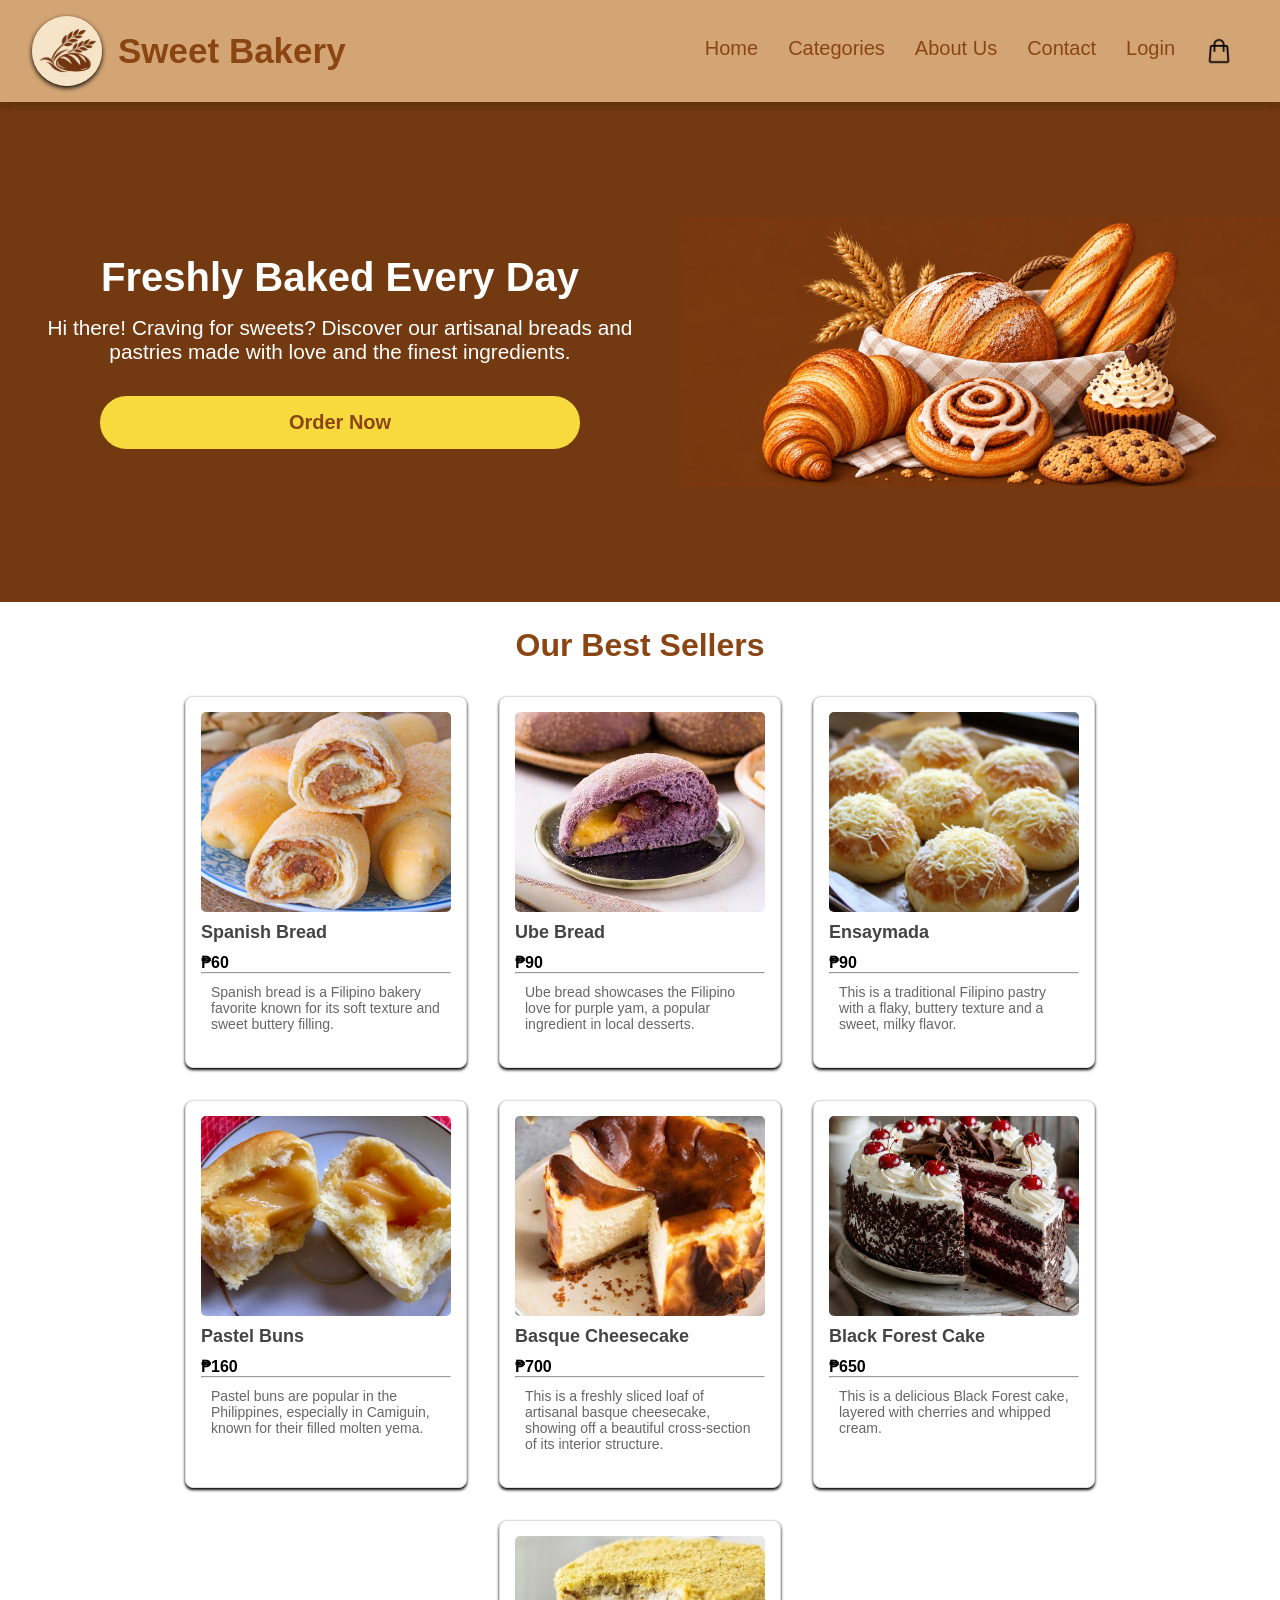
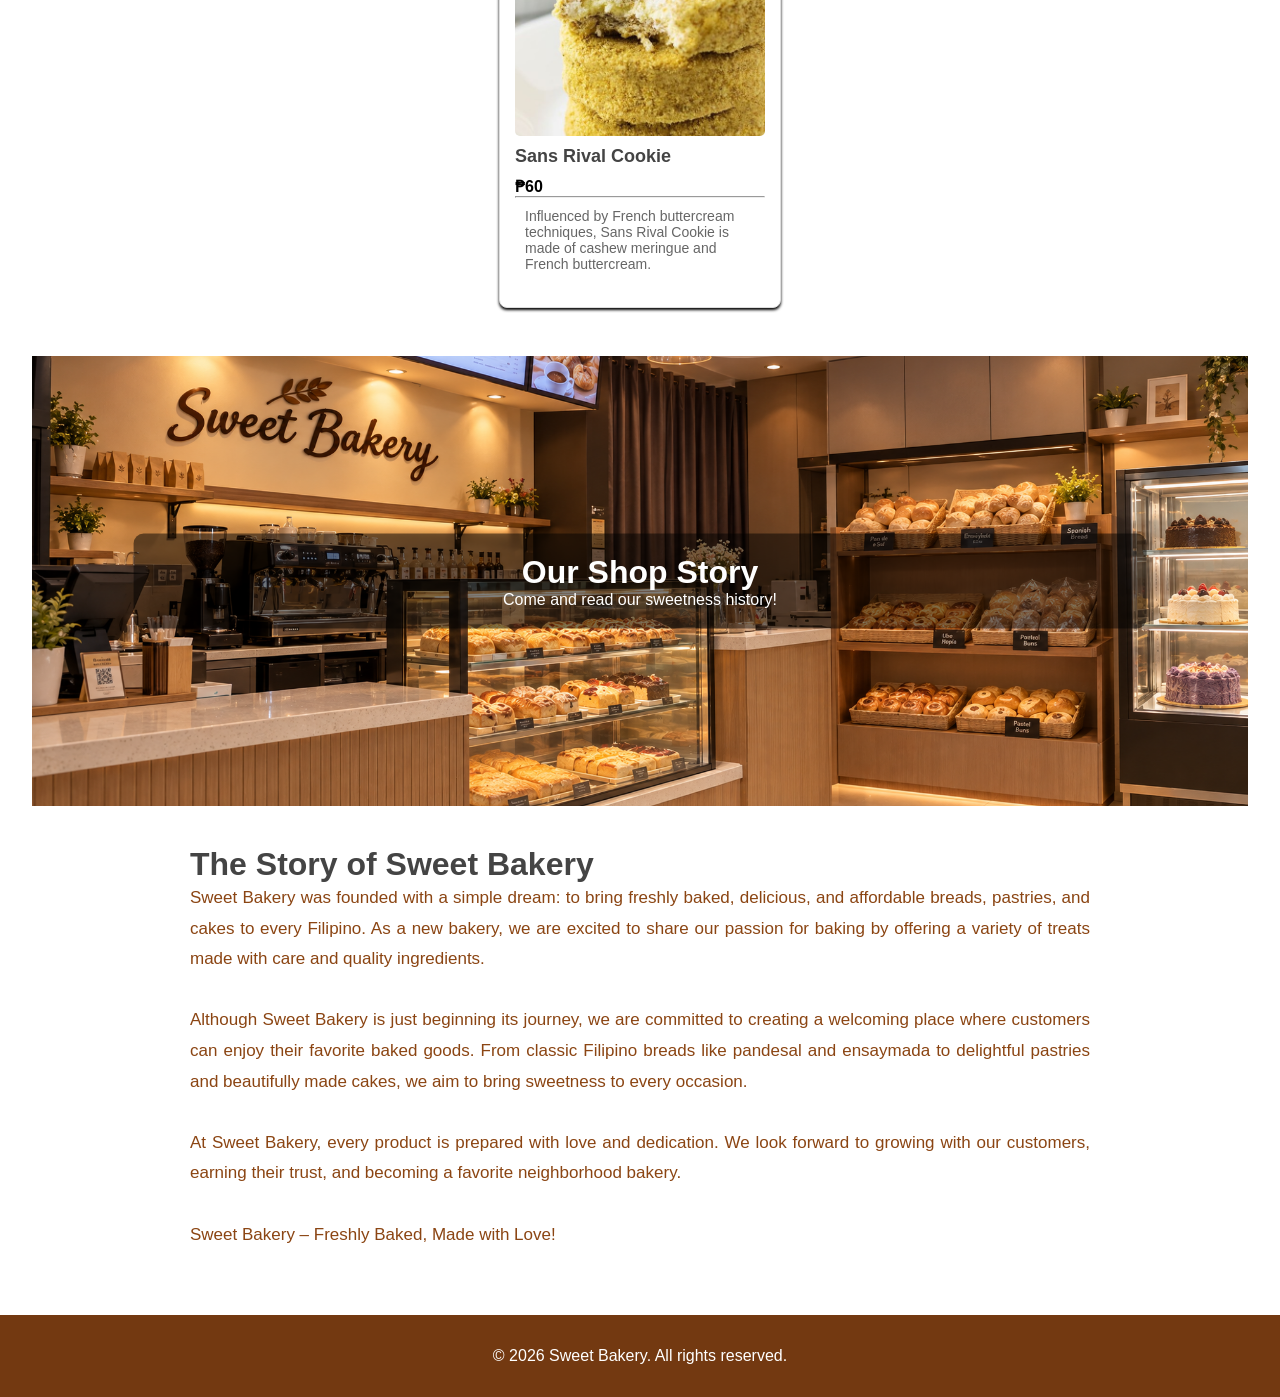
<file: Index.html>
<!DOCTYPE html>
<html>
<head>
    <meta charset="UTF-8">
    <meta name="viewport" content="width=device-width, initial-scale=1.0">
    <link rel="stylesheet" href="../assets/css/style.css">
    <title>Sweet Bakery</title>
    <link rel="stylesheet" href="../assets/css/login.css">
    <script src="../assets/js/main.js" defer></script>
</head>
<body>

    <header>
        <div class="header-container">
            <div class="logo-icon">
                <img src="../assets/images/logo4.png" alt="Sweet Bakery Logo">
            </div>
            <span>Sweet Bakery</span>
            <nav>
                <a href="../Homepage/index.html">Home</a>
                <a href="../Homepage/categories.html">Categories</a>
                <a href="../Homepage/aboutus.html">About Us</a>
                <a href="../Homepage/contact.html">Contact</a>
                <a href="#" id="loginLink">Login</a>
                <a href="../Homepage/cart.html" class="icon-cart" title="Cart">
                    <img src="../assets/images/icon-cart.png" alt="Cart">
                </a>
            </nav>
        </div>
    </header>

    <div class="home-container">
        <div class="home-content">
            <h1>Freshly Baked Every Day</h1>
            <h3>Hi there! Craving for sweets? Discover our artisanal breads and pastries made with love and the finest ingredients.</h3>
            <button onclick="window.location.href='../Homepage/categories.html'">Order Now</button>
        </div>
        <div class="bread-image">
            <img src="../assets/images/home-bread.jpg" alt="Fresh Bread">
        </div>
    </div>

    <main>   
        <center> <h2>Our Best Sellers</h2> </center>
        <section class="best-sellers" id="categories">

            <div class="product-card breadType">
                <img src="../assets/images/spanish-bread.jpg" alt="spanish bread">
                <h3>Spanish Bread</h3>
                <p class="price">₱60</p>
                <hr>
                <p class="info">Spanish bread is a Filipino bakery favorite known for its soft texture and sweet buttery filling.</p>
            </div>

            <div class="product-card breadType">
                <img src="../assets/images/ube-bread.jpg" alt="ube bread">
                <h3>Ube Bread</h3>
                <p class="price">₱90</p>
                <hr>
                <p class="info">Ube bread showcases the Filipino love for purple yam, a popular ingredient in local desserts.</p>
            </div>

            <div class="product-card pastryType">
                <img src="../assets/images/ensaymada.jpg" alt="Ensaymada">
                <h3>Ensaymada</h3>
                <p class="price">₱90</p>
                <hr>
                <p class="info">This is a traditional Filipino pastry with a flaky, buttery texture and a sweet, milky flavor.</p>
            </div>

            <div class="product-card pastryType">
                <img src="../assets/images/pastel-buns.JPG" alt="pastel buns">
                <h3>Pastel Buns</h3>
                <p class="price">₱160</p>
                <hr>
                <p class="info">Pastel buns are popular in the Philippines, especially in Camiguin, known for their filled molten yema.</p>
            </div>

            <div class="product-card cakeType">
                <img src="../assets/images/Basque Cheesecake.jpg" alt="Basque Cheesecake">
                <h3>Basque Cheesecake</h3>
                <p class="price">₱700</p>
                <hr>
                <p class="info">This is a freshly sliced loaf of artisanal basque cheesecake, showing off a beautiful cross-section of its interior structure.</p>
            </div>

            <div class="product-card cakeType">
                <img src="../assets/images/blackforest.jpg" alt="Black Forest Cake">
                <h3>Black Forest Cake</h3>
                <p class="price">₱650</p>
                <hr>
                <p class="info">This is a delicious Black Forest cake, layered with cherries and whipped cream.</p>
            </div>

            <div class="product-card pastryType">
                <img src="../assets/images/sans-rival.jpg" alt="sans rival">
                <h3>Sans Rival Cookie</h3>
                <p class="price">₱60</p>
                <hr>
                <p class="info">Influenced by French buttercream techniques, Sans Rival Cookie is made of cashew meringue and French buttercream.</p>
            </div>
        </section> 

        <div class="history">
            <img src="../assets/images/shop-image.png" alt="Sweet Bakery Shop"> 
            <div class="shop-text">
                <h2>Our Shop Story</h2>
                <p>Come and read our sweetness history!</p>
            </div>
        </div>



        <div class="history-text">
            <h2>The Story of Sweet Bakery</h2>
            <p>Sweet Bakery was founded with a simple dream: to bring freshly baked, delicious, and affordable breads, pastries, and cakes to every Filipino. As a new bakery, we are excited to share our passion for baking by offering a variety of treats made with care and quality ingredients.

                Although Sweet Bakery is just beginning its journey, we are committed to creating a welcoming place where customers can enjoy their favorite baked goods. From classic Filipino breads like pandesal and ensaymada to delightful pastries and beautifully made cakes, we aim to bring sweetness to every occasion.

                At Sweet Bakery, every product is prepared with love and dedication. We look forward to growing with our customers, earning their trust, and becoming a favorite neighborhood bakery.

                Sweet Bakery – Freshly Baked, Made with Love!</p>
        </div>
    </main>

    <footer>
        <p>&copy; 2026 Sweet Bakery. All rights reserved.</p>
    </footer>

    <div class="modal-overlay" id="loginModal">
        <div class="modal-box">
            <button class="modal-close" id="closeModal" aria-label="Close">&times;</button>
            <h2 id="modalTitle">Login</h2>
            <form id="loginForm" novalidate>
                <label for="email">Email</label>
                <input type="text" id="email" placeholder="Email">
                <small class="error" id="emailError"></small>

                <label for="password">Password</label>
                <input type="password" id="password" placeholder="Password">
                <small class="error" id="passwordError"></small>

                <div id="confirmGroup" class="hidden">
                    <label for="confirmPassword">Confirm Password</label>
                    <input type="password" id="confirmPassword" placeholder="Re-enter password">
                    <small class="error" id="confirmError"></small>
                </div>

                <button type="submit" class="login-btn" id="submitBtn">Log In</button>
                <p class="success" id="loginSuccess"></p>
                <p class="switch-text">
                    <span id="switchText">No account yet?</span>
                    <a href="#" id="switchMode">Sign Up</a>
                </p>
            </form>
        </div>
    </div>

</body>
</html>
</file>
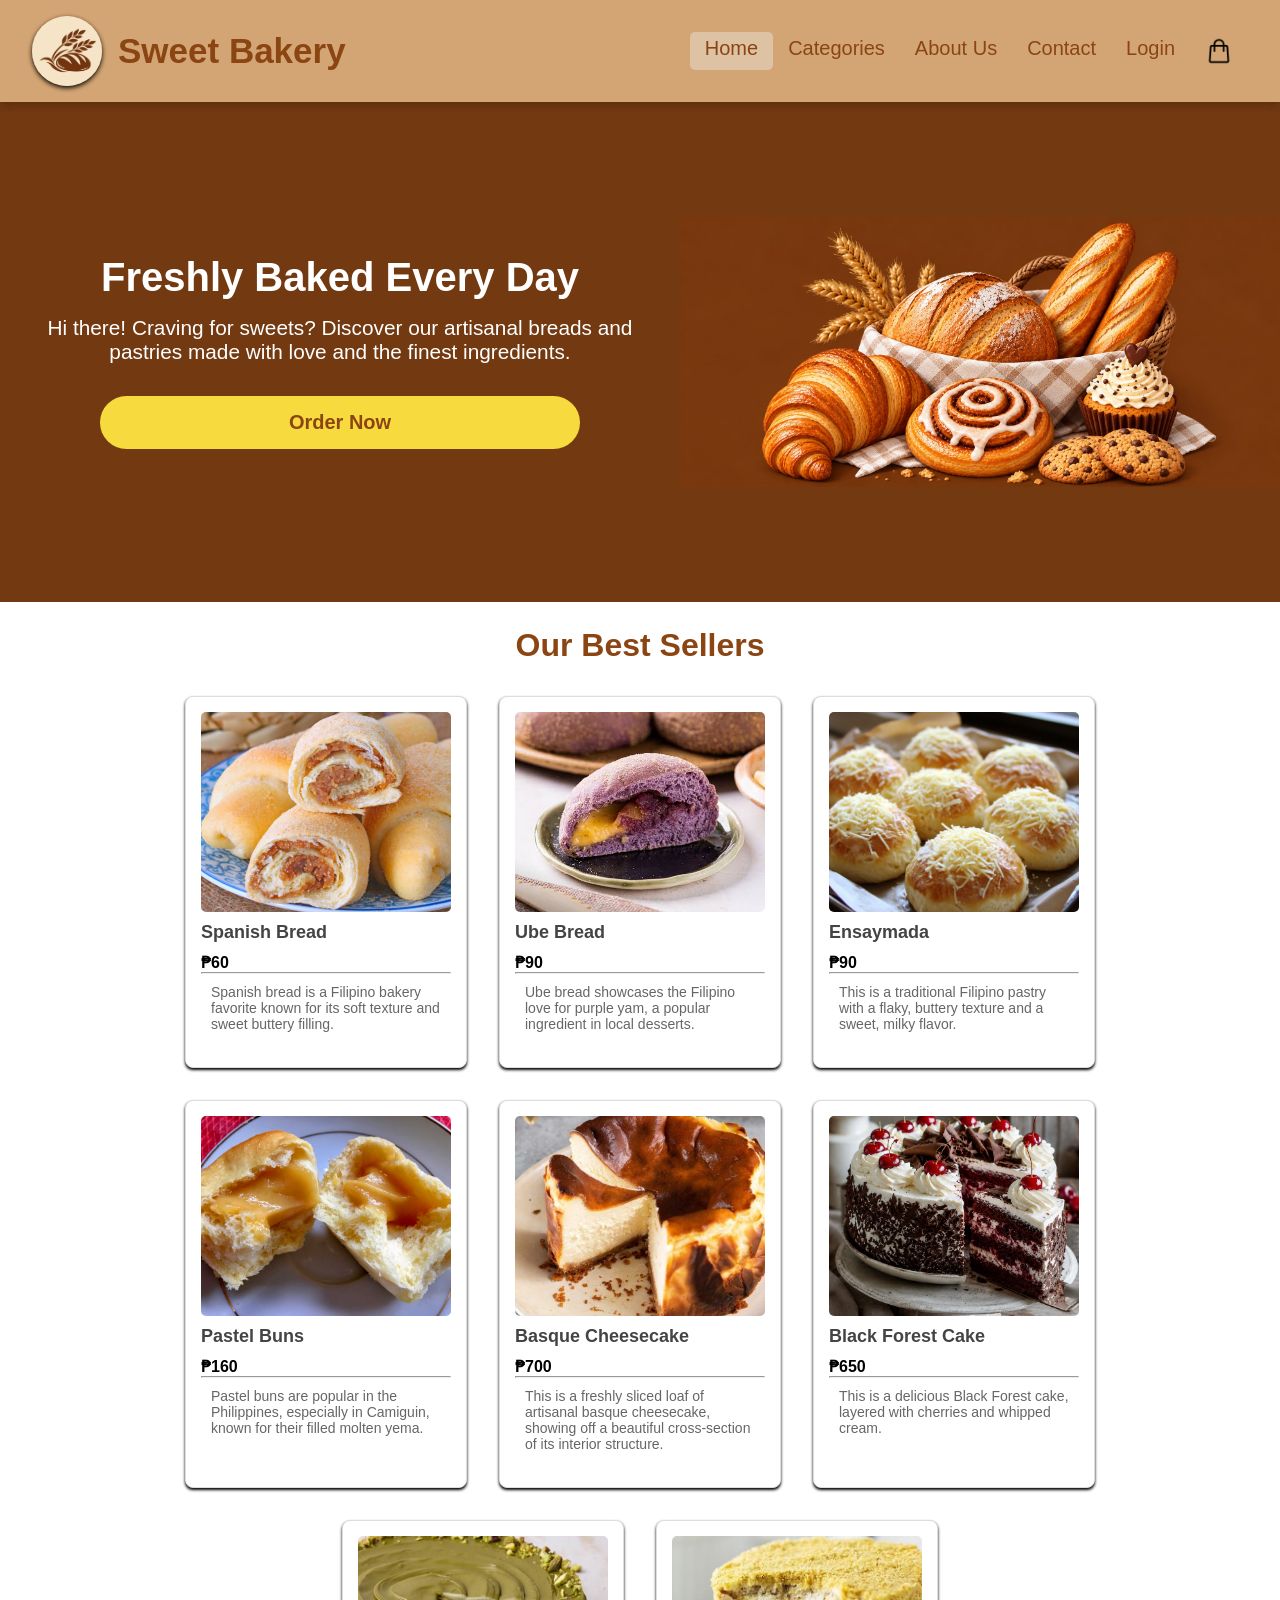
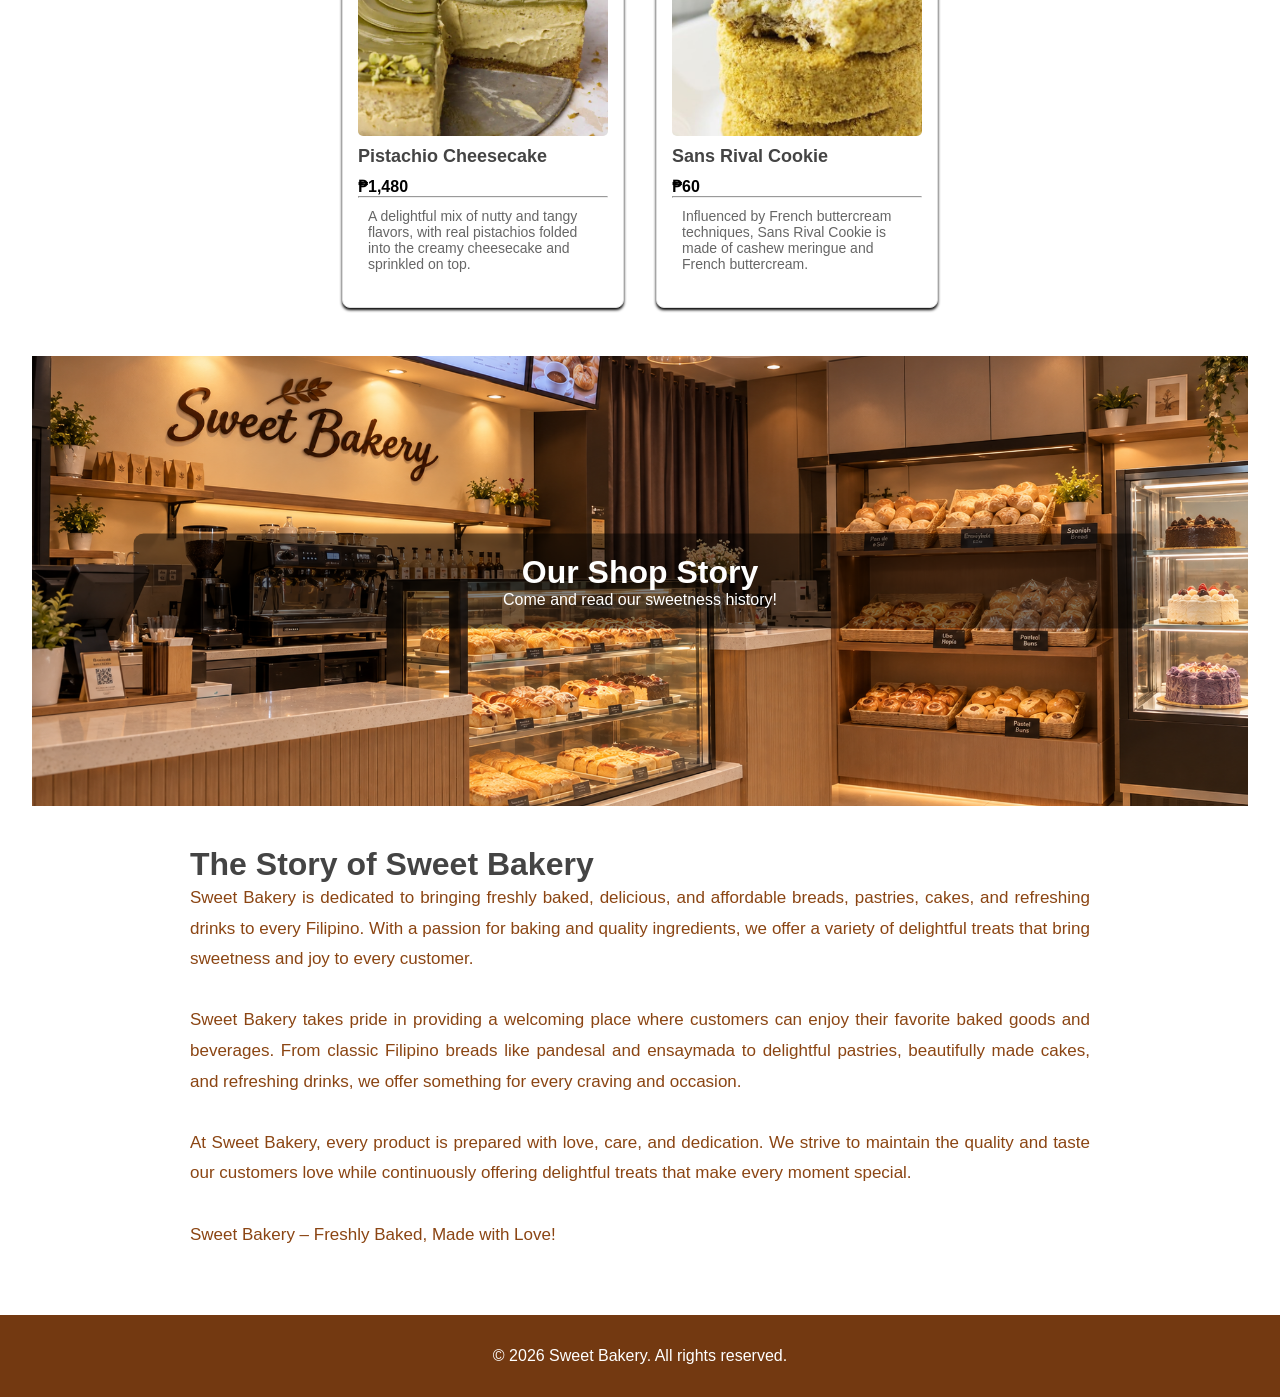
<file: index.html>
<!DOCTYPE html>
<html>
<head>
    <meta charset="UTF-8">
    <meta name="viewport" content="width=device-width, initial-scale=1.0">
    <link rel="stylesheet" href="assets/css/style.css">
    <title>Sweet Bakery</title>
    <link rel="stylesheet" href="assets/css/login.css">
    <script src="assets/js/login.js" defer></script>
    <script src="assets/js/main.js" defer></script>
</head>
<body>

    <header>
        <div class="header-container">
            <div class="logo-icon">
                <img src="assets/images/logo4.png" alt="Sweet Bakery Logo">
            </div>
            <span>Sweet Bakery</span>
            <nav>
                <a href="index.html" class="active">Home</a>
                <a href="categories.html">Categories</a>
                <a href="aboutus.html">About Us</a>
                <a href="contact.html">Contact</a>
                <a href="#" id="loginLink">Login</a>
                <a href="cart.html" class="icon-cart" title="Cart">
                    <img src="assets/images/icon-cart.png" alt="Cart">
                </a>
            </nav>
        </div>
    </header>

    <div class="home-container">
        <div class="home-content">
            <h1>Freshly Baked Every Day</h1>
            <h3>Hi there! Craving for sweets? Discover our artisanal breads and pastries made with love and the finest ingredients.</h3>
            <button onclick="window.location.href='categories.html'">Order Now</button>
        </div>
        <div class="bread-image">
            <img src="assets/images/home-bread.jpg" alt="Fresh Bread">
        </div>
    </div>

    <main>   
        <center> <h2>Our Best Sellers</h2> </center>
        <section class="best-sellers" id="categories">

            <div class="product-card breadType">
                <img src="assets/images/spanish-bread.jpg" alt="spanish bread">
                <h3>Spanish Bread</h3>
                <p class="price">₱60</p>
                <hr>
                <p class="info">Spanish bread is a Filipino bakery favorite known for its soft texture and sweet buttery filling.</p>
            </div>

            <div class="product-card breadType">
                <img src="assets/images/ube-bread.jpg" alt="ube bread">
                <h3>Ube Bread</h3>
                <p class="price">₱90</p>
                <hr>
                <p class="info">Ube bread showcases the Filipino love for purple yam, a popular ingredient in local desserts.</p>
            </div>

            <div class="product-card pastryType">
                <img src="assets/images/ensaymada.jpg" alt="Ensaymada">
                <h3>Ensaymada</h3>
                <p class="price">₱90</p>
                <hr>
                <p class="info">This is a traditional Filipino pastry with a flaky, buttery texture and a sweet, milky flavor.</p>
            </div>

            <div class="product-card pastryType">
                <img src="assets/images/pastel-buns.JPG" alt="pastel buns">
                <h3>Pastel Buns</h3>
                <p class="price">₱160</p>
                <hr>
                <p class="info">Pastel buns are popular in the Philippines, especially in Camiguin, known for their filled molten yema.</p>
            </div>

            <div class="product-card cakeType">
                <img src="assets/images/Basque Cheesecake.jpg" alt="Basque Cheesecake">
                <h3>Basque Cheesecake</h3>
                <p class="price">₱700</p>
                <hr>
                <p class="info">This is a freshly sliced loaf of artisanal basque cheesecake, showing off a beautiful cross-section of its interior structure.</p>
            </div>

            <div class="product-card cakeType">
                <img src="assets/images/blackforest.jpg" alt="Black Forest Cake">
                <h3>Black Forest Cake</h3>
                <p class="price">₱650</p>
                <hr>
                <p class="info">This is a delicious Black Forest cake, layered with cherries and whipped cream.</p>
            </div>

            <div class="product-card cakeType">
                <img src="assets/images/pistachio.jpg" alt="pistachio cheesecake">
                <h3>Pistachio Cheesecake</h3>
                <p class="price">₱1,480</p>
                <hr>
                <p class="info">A delightful mix of nutty and tangy flavors, with real pistachios folded into the creamy cheesecake and sprinkled on top.</p>
            </div>

            <div class="product-card pastryType">
                <img src="assets/images/sans-rival.jpg" alt="sans rival">
                <h3>Sans Rival Cookie</h3>
                <p class="price">₱60</p>
                <hr>
                <p class="info">Influenced by French buttercream techniques, Sans Rival Cookie is made of cashew meringue and French buttercream.</p>
            </div>
        </section> 

        <div class="history">
            <img src="assets/images/shop-image.png" alt="Sweet Bakery Shop"> 
            <div class="shop-text">
                <h2>Our Shop Story</h2>
                <p>Come and read our sweetness history!</p>
            </div>
        </div>



        <div class="history-text">
            <h2>The Story of Sweet Bakery</h2>
            <p>Sweet Bakery is dedicated to bringing freshly baked, delicious, and affordable breads, pastries, cakes, and refreshing drinks to every Filipino. With a passion for baking and quality ingredients, we offer a variety of delightful treats that bring sweetness and joy to every customer.

                Sweet Bakery takes pride in providing a welcoming place where customers can enjoy their favorite baked goods and beverages. From classic Filipino breads like pandesal and ensaymada to delightful pastries, beautifully made cakes, and refreshing drinks, we offer something for every craving and occasion.

                At Sweet Bakery, every product is prepared with love, care, and dedication. We strive to maintain the quality and taste our customers love while continuously offering delightful treats that make every moment special.

                Sweet Bakery – Freshly Baked, Made with Love!
            </p>
        </div>
    </main>

     <div class="modal-overlay" id="loginModal">
        <div class="modal-box">
            <button class="modal-close" id="closeModal" aria-label="Close">&times;</button>
            <h2 id="modalTitle">Login</h2>
            <form id="loginForm" novalidate>
                <label for="email">Email</label>
                <input type="text" id="email" placeholder="Email">
                <small class="error" id="emailError"></small>

                <label for="password">Password</label>
                <input type="password" id="password" placeholder="Password">
                <small class="error" id="passwordError"></small>

                <div id="confirmGroup" class="hidden">
                    <label for="confirmPassword">Confirm Password</label>
                    <input type="password" id="confirmPassword" placeholder="Re-enter password">
                    <small class="error" id="confirmError"></small>
                </div>

                <button type="submit" class="login-btn" id="submitBtn">Log In</button>
                <p class="success" id="loginSuccess"></p>
                <p class="switch-text">
                    <span id="switchText">No account yet?</span>
                    <a href="#" id="switchMode">Sign Up</a>
                </p>
            </form>
        </div>
    </div>
    
    <footer>
        <p>&copy; 2026 Sweet Bakery. All rights reserved.</p>
    </footer>
</body>
</html>
</file>
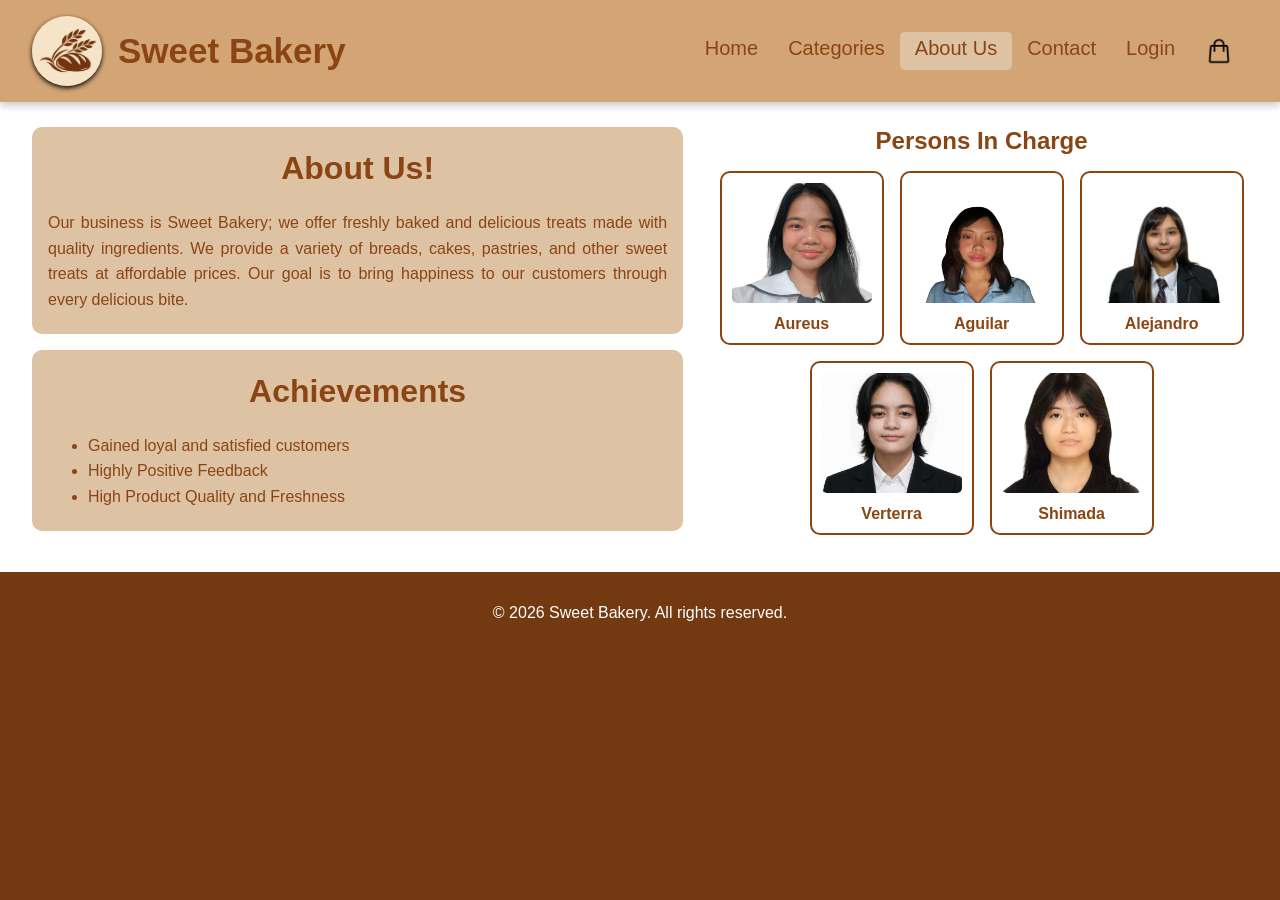
<file: aboutus.html>
<!DOCTYPE html>
<html lang="en">
<head>
    <meta charset="UTF-8">
    <meta name="viewport" content="width=device-width, initial-scale=1.0">
    <title>About Us - Sweet Bakery</title>

    <link rel="stylesheet" href="assets/css/aboutus.css">
    <link rel="stylesheet" href="assets/css/login.css">

    <script src="assets/js/login.js" defer></script>
</head>
<body> 

    <header>
        <div class="header-container">
            <div class="logo-icon">
                <img src="assets/images/logo4.png" alt="Sweet Bakery Logo">
            </div>
            <span>Sweet Bakery</span>
            <nav>
                <a href="index.html">Home</a>
                <a href="categories.html">Categories</a>
                <a href="aboutus.html" class="active" >About Us</a>
                <a href="contact.html">Contact</a>
                <a href="#" id="loginLink">Login</a>
                 <a href="cart.html" class="icon-cart" title="Cart">
                    <img src="assets/images/icon-cart.png" alt="Cart">
                </a>
            </nav>
        </div>
    </header>

    <main>
        <div class="about-container">

            <div class="aboutus-left">
                <div class="aboutus-text">
                    <h1>About Us!</h1>
                    <p>
                        Our business is Sweet Bakery; we offer freshly baked and delicious
                        treats made with quality ingredients. We provide a variety of breads,
                        cakes, pastries, and other sweet treats at affordable prices. Our goal
                        is to bring happiness to our customers through every delicious bite.
                    </p>
                </div>

                <div class="aboutus-text">
                    <h1>Achievements</h1>
                    <ul>
                        <li>Gained loyal and satisfied customers</li>
                        <li>Highly Positive Feedback</li>
                        <li>High Product Quality and Freshness</li>
                    </ul>
                </div>
            </div>

            <div class="aboutus-right">
                <h2>Persons In Charge</h2>

                <div class="grid-info">
                    <div class="staff-card">
                        <img src="assets/images/aureus.jpg" alt="Aureus">
                        <p>Aureus</p>
                    </div>
                    <div class="staff-card">
                        <img src="assets/images/april.jpg" alt="Aguilar">
                        <p>Aguilar</p>
                    </div>
                    <div class="staff-card">
                        <img src="assets/images/aj.jpg" alt="Alejandro">
                        <p>Alejandro</p>
                    </div>
                    <div class="staff-card">
                        <img src="assets/images/gab.jpg" alt="Verterra">
                        <p>Verterra</p>
                    </div>
                    <div class="staff-card">
                        <img src="assets/images/yuka.jpg" alt="Shimada">
                        <p>Shimada</p>
                    </div>
                </div>
            </div>

        </div>
    </main>

    <footer>
        <p>&copy; 2026 Sweet Bakery. All rights reserved.</p>
    </footer>

    <!-- Login popup (kailangan ito ng login.js) -->
    <div class="modal-overlay" id="loginModal">
        <div class="modal-box">
            <button class="modal-close" id="closeModal" aria-label="Close">&times;</button>
            <h2 id="modalTitle">Login</h2>
            <form id="loginForm" novalidate>
                <label for="email">Email</label>
                <input type="text" id="email" placeholder="Email">
                <small class="error" id="emailError"></small>

                <label for="password">Password</label>
                <input type="password" id="password" placeholder="Password">
                <small class="error" id="passwordError"></small>

                <div id="confirmGroup" class="hidden">
                    <label for="confirmPassword">Confirm Password</label>
                    <input type="password" id="confirmPassword" placeholder="Re-enter password">
                    <small class="error" id="confirmError"></small>
                </div>

                <button type="submit" class="login-btn" id="submitBtn">Log In</button>
                <p class="success" id="loginSuccess"></p>
                <p class="switch-text">
                    <span id="switchText">No account yet?</span>
                    <a href="#" id="switchMode">Sign Up</a>
                </p>
            </form>
        </div>
    </div>

</body>
</html>
</file>
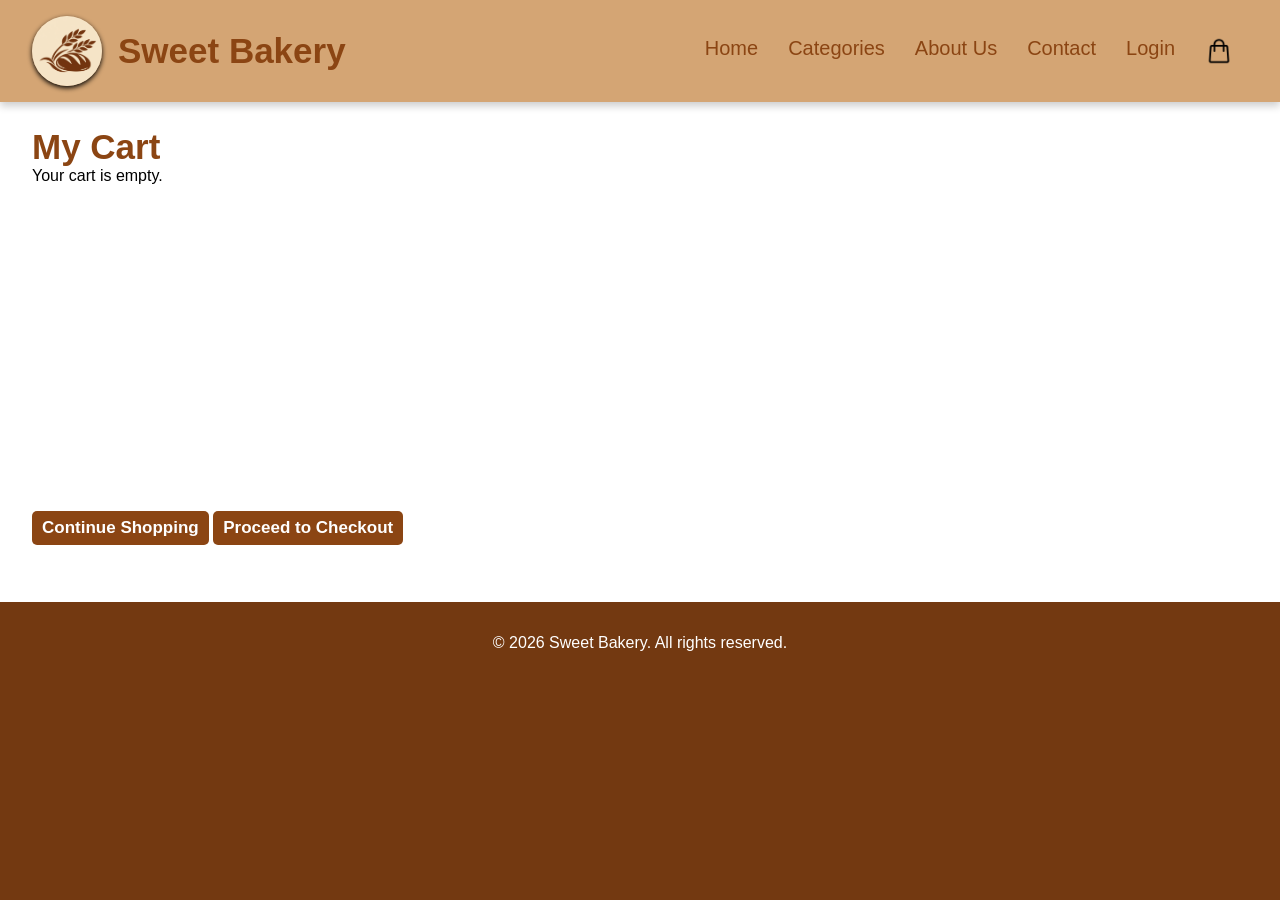
<file: cart.html>
<!DOCTYPE html>
<html>
<head>
    <meta charset="UTF-8">
    <meta name="viewport" content="width=device-width, initial-scale=1.0">
    <link rel="stylesheet" href="assets/css/cart.css">
    <link rel="stylesheet" href="assets/css/login.css">
    <title>Sweet Bakery</title>
    <script src="assets/js/cart.js" defer></script>
    <script src="assets/js/login.js" defer></script>
</head>
<body>

    <header>
        <div class="header-container">
            <div class="logo-icon">
                <img src="assets/images/logo4.png" alt="Sweet Bakery Logo">
            </div>
            <span>Sweet Bakery</span>
            <nav>
                <a href="index.html">Home</a>
                <a href="categories.html">Categories</a>
                <a href="aboutus.html">About Us</a>
                <a href="contact.html">Contact</a>
                <a href="#" id="loginLink">Login</a>
                <a href="cart.html" class="icon-cart" title="Cart">
                    <img src="assets/images/icon-cart.png" alt="Cart">
                </a>
            </nav>
        </div>
    </header>

    <main>
    <h2>My Cart</h2>
    <div id="cartItems"></div>
    <template id="cartHeaderTemplate">
        <div class="cart-row cart-header">
            <span>Product</span>
            <span>Price</span>
            <span class="cart-quantity-column">Quantity</span>
            <span class="cart-total-column">Total</span>
            <span></span>
        </div>
    </template>
    <template id="cartRowTemplate">
        <div class="cart-row">
            <span class="cart-product"></span>
            <span class="cart-price"></span>
            <span class="quantity-control cart-quantity-column">
                <button class="quantity-btn decrease-quantity" type="button">−</button>
                <span class="cart-quantity"></span>
                <button class="quantity-btn increase-quantity" type="button">+</button>
            </span>
            <span class="cart-subtotal cart-total-column"></span>
            <button class="remove-btn" type="button">Remove</button>
        </div>
    </template>
    <h3 id="cartTotal"></h3>
    <a href="categories.html" class="order-box">Continue Shopping</a>
    <button class="order-box" onclick="openCheckout()">Proceed to Checkout</button>
    </main>

    <footer>
        <p>&copy; 2026 Sweet Bakery. All rights reserved.</p>
    </footer>

    <div class="checkout-overlay" id="checkoutModal">
        <div class="checkout-box">
            <h2>Checkout</h2>

            <label for="discountType">Discount</label>
            <select id="discountType" onchange="updateCheckout()">
                <option value="0">None</option>
                <option value="0.20">Senior / PWD (20%)</option>
                <option value="0.10">Student (10%)</option>
            </select>

            <label for="paymentMethod">Payment Method</label>
            <select id="paymentMethod" onchange="changePayment()">
                <option value="Cash">Cash</option>
                <option value="GCash">GCash</option>
                <option value="Credit Card">Credit Card</option>
            </select>

            <div id="numberGroup" style="display: none;">
                <label for="paymentNumber" id="numberLabel">Mobile Number</label>
                <input type="text" id="paymentNumber" placeholder="09XXXXXXXXX" maxlength="11">
            </div>

            <div class="summary-line"><span>Subtotal:</span> <span id="sumSubtotal">₱0.00</span></div>
            <div class="summary-line"><span>Discount:</span> <span id="sumDiscount">-₱0.00</span></div>
            <div class="summary-line"><span>Tax (12%):</span> <span id="sumTax">₱0.00</span></div>
            <div class="summary-line total-line"><span>Total:</span> <span id="sumTotal">₱0.00</span></div>

            <label for="amountPaid">Amount Paid</label>
            <input type="number" id="amountPaid" min="0" step="0.01" oninput="updateCheckout()">

            <div class="summary-line"><span>Change:</span> <span id="sumChange">₱0.00</span></div>
            <p class="checkout-error" id="checkoutError"></p>

            <div class="checkout-buttons">
                <button type="button" class="order-box" onclick="closeCheckout()">Cancel</button>
                <button type="button" class="order-box" onclick="confirmPayment()">Pay Now</button>
            </div>
        </div>
    </div>

    <div class="modal-overlay" id="loginModal">
        <div class="modal-box">
            <button class="modal-close" id="closeModal" aria-label="Close">&times;</button>
            <h2 id="modalTitle">Login</h2>
            <form id="loginForm" novalidate>
                <label for="email">Email</label>
                <input type="text" id="email" placeholder="Email">
                <small class="error" id="emailError"></small>

                <label for="password">Password</label>
                <input type="password" id="password" placeholder="Password">
                <small class="error" id="passwordError"></small>

                <div id="confirmGroup" class="hidden">
                    <label for="confirmPassword">Confirm Password</label>
                    <input type="password" id="confirmPassword" placeholder="Re-enter password">
                    <small class="error" id="confirmError"></small>
                </div>

                <button type="submit" class="login-btn" id="submitBtn">Log In</button>
                <p class="success" id="loginSuccess"></p>
                <p class="switch-text">
                    <span id="switchText">No account yet?</span>
                    <a href="#" id="switchMode">Sign Up</a>
                </p>
            </form>
        </div>
    </div>

</body>
</html>
</file>
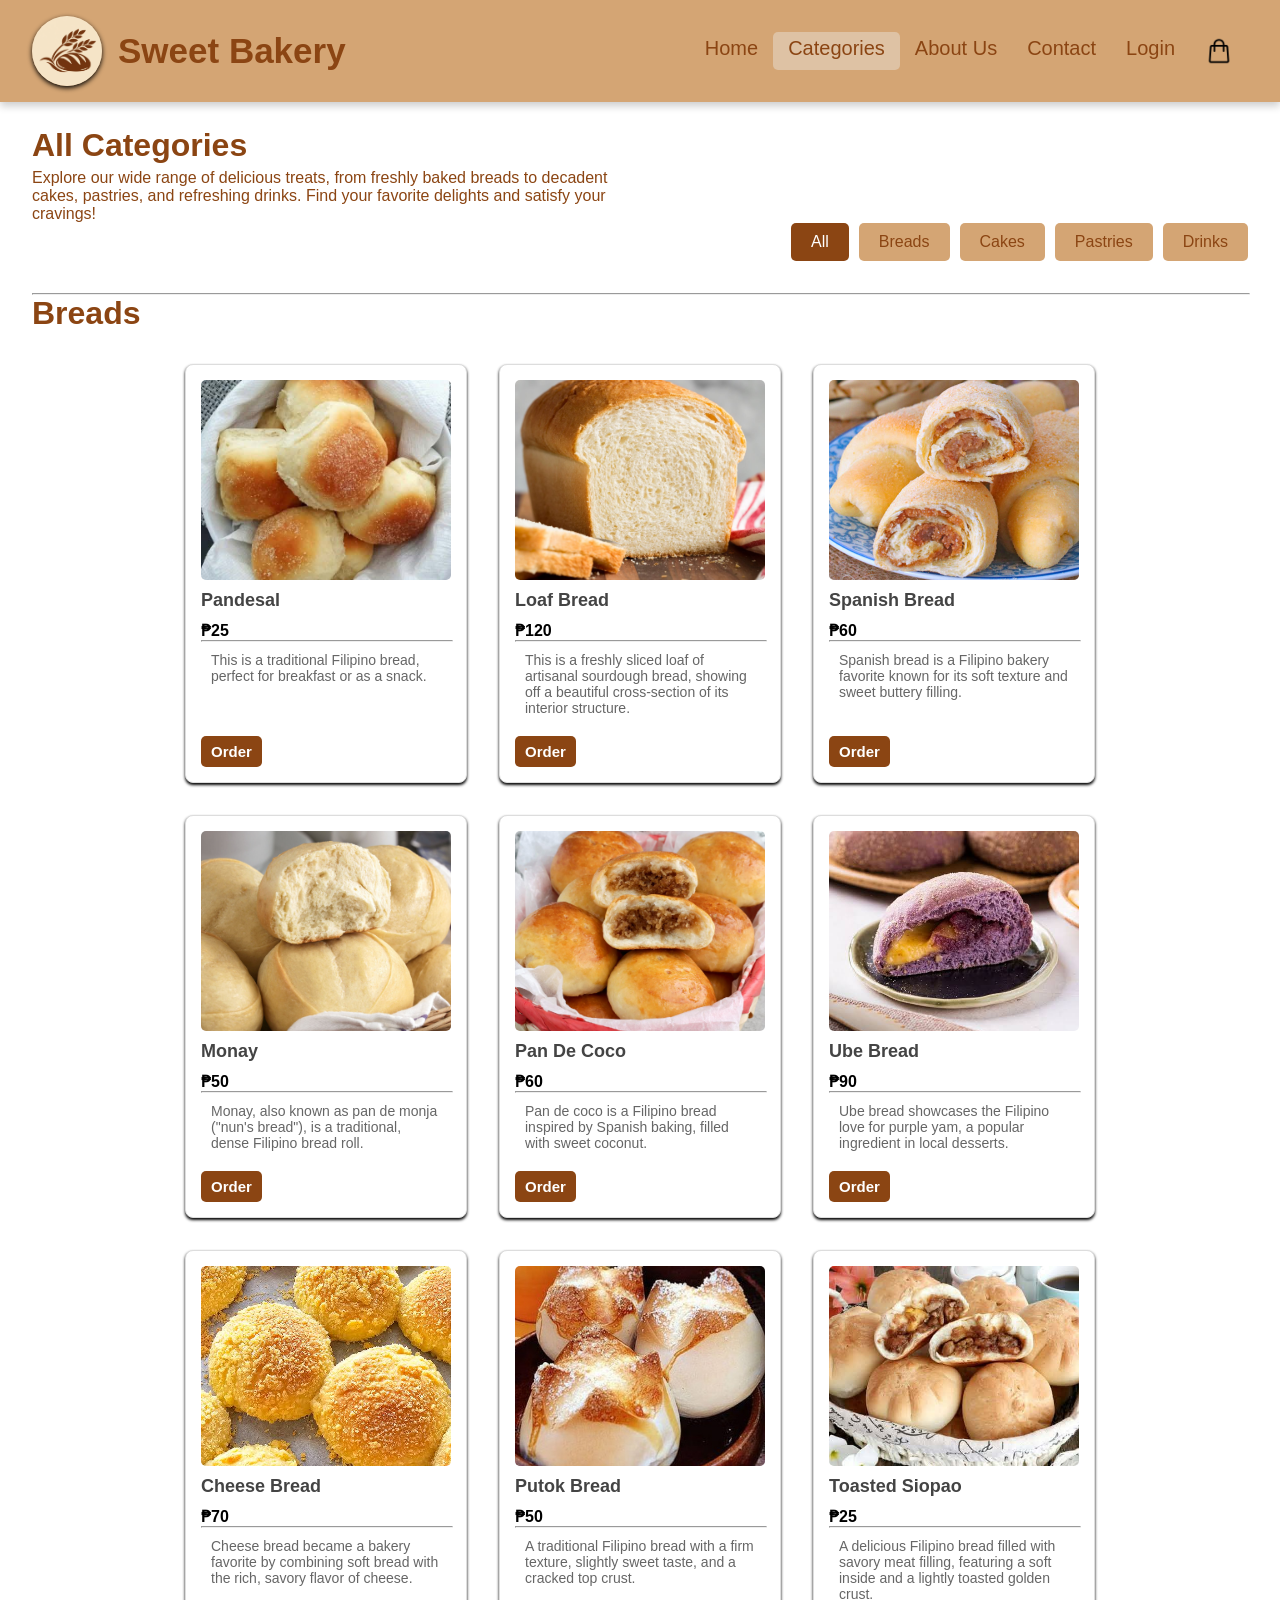
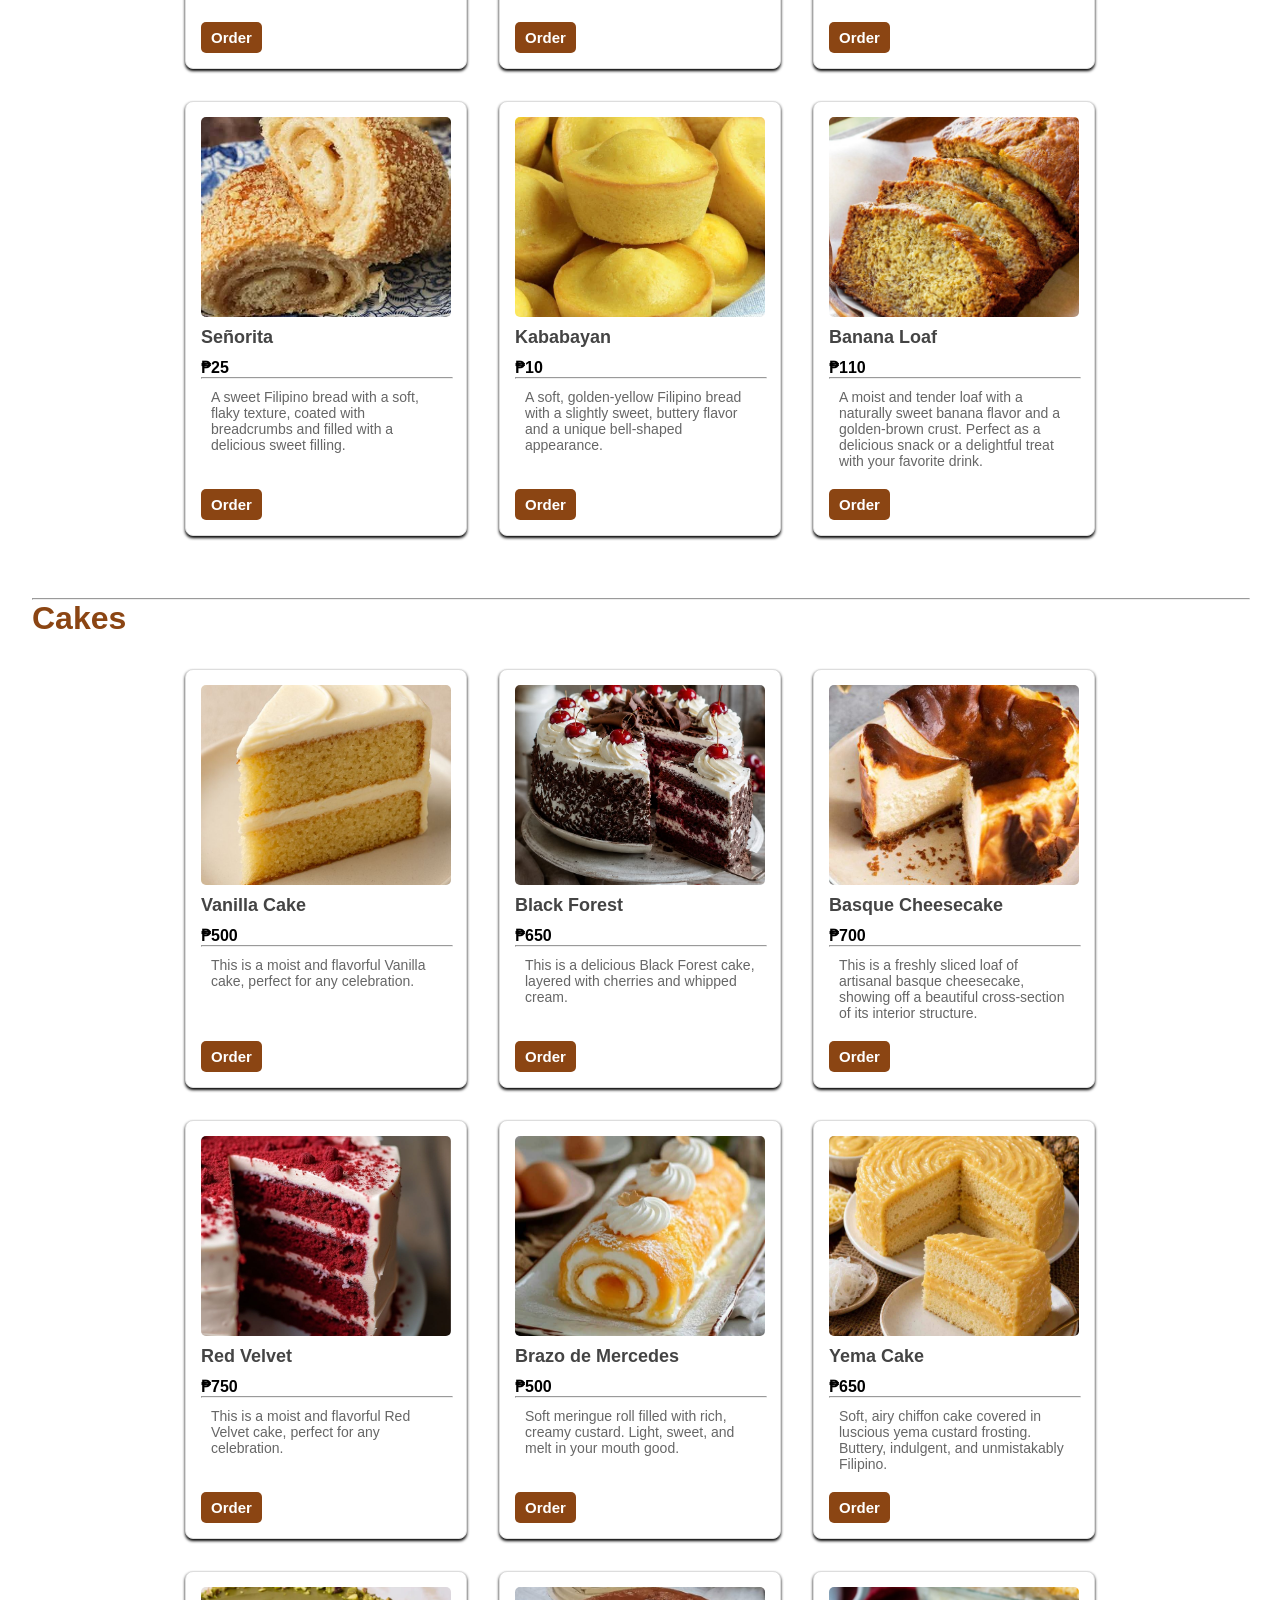
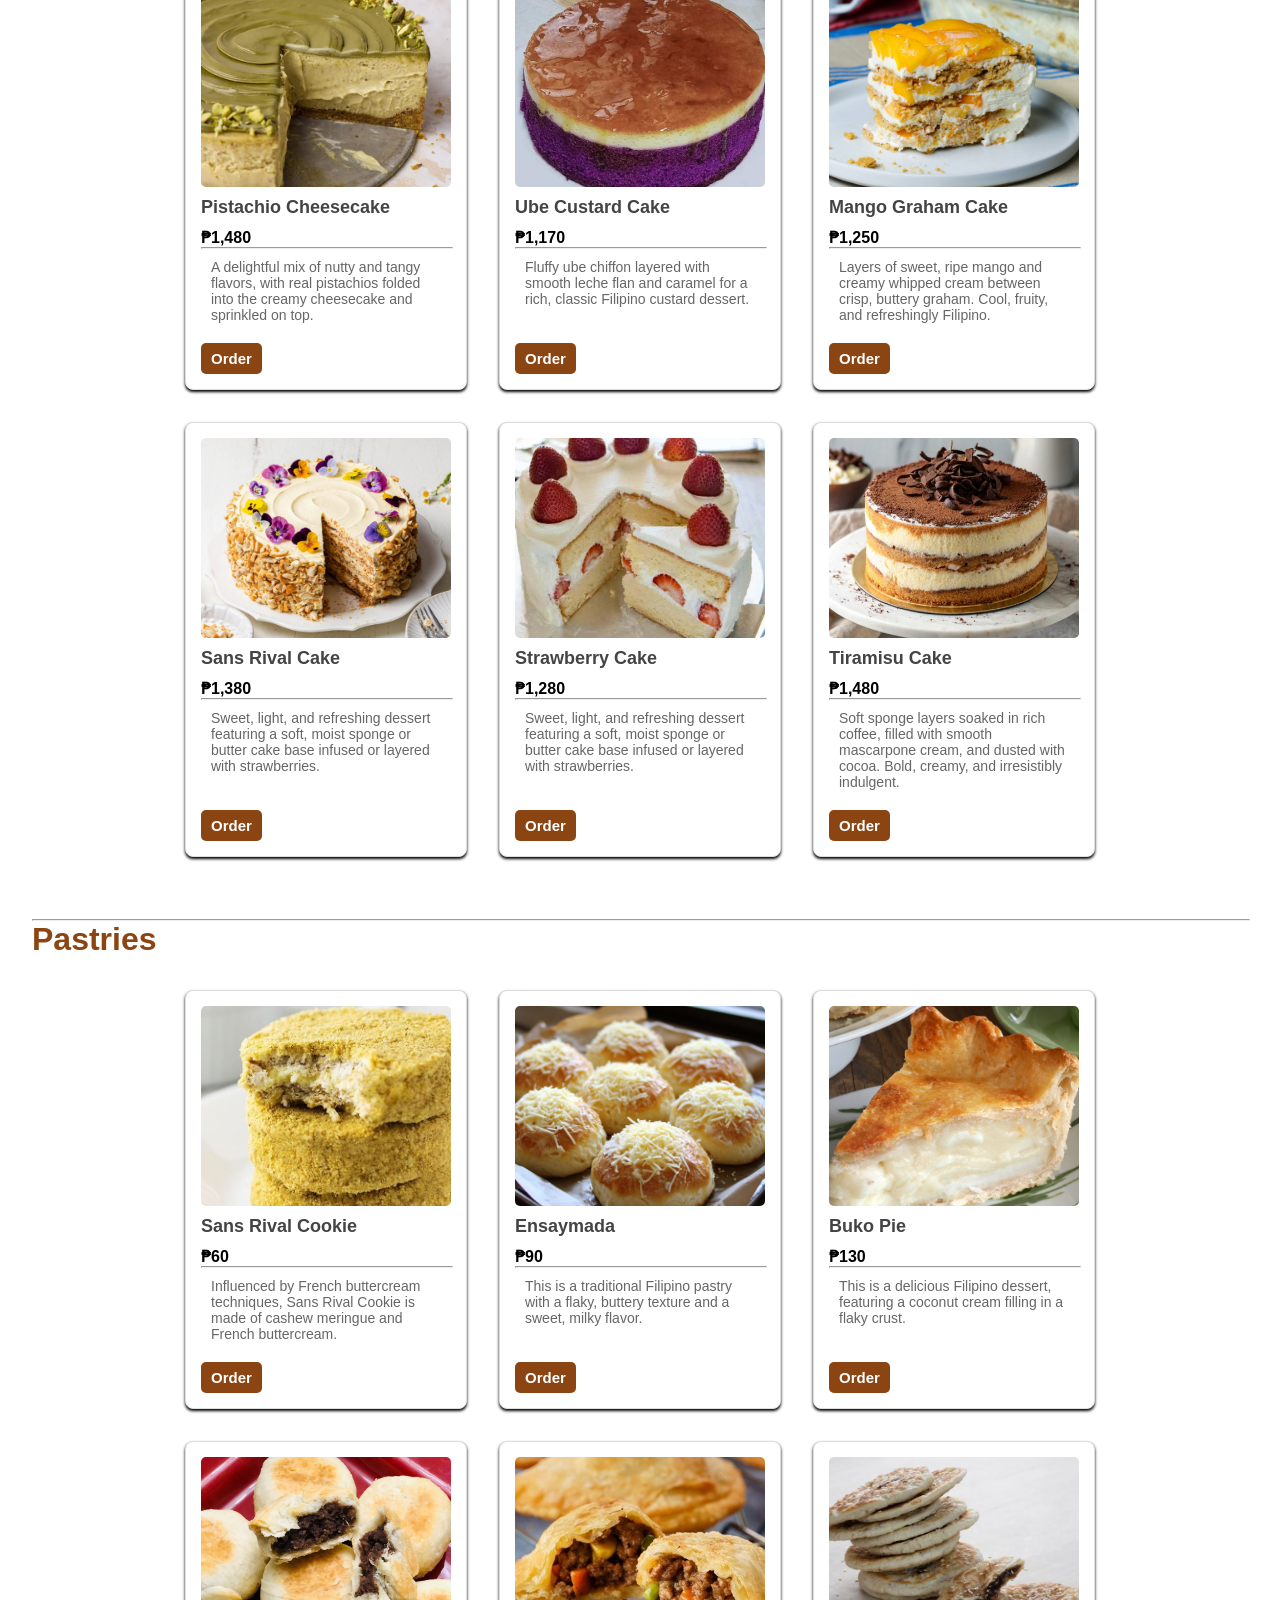
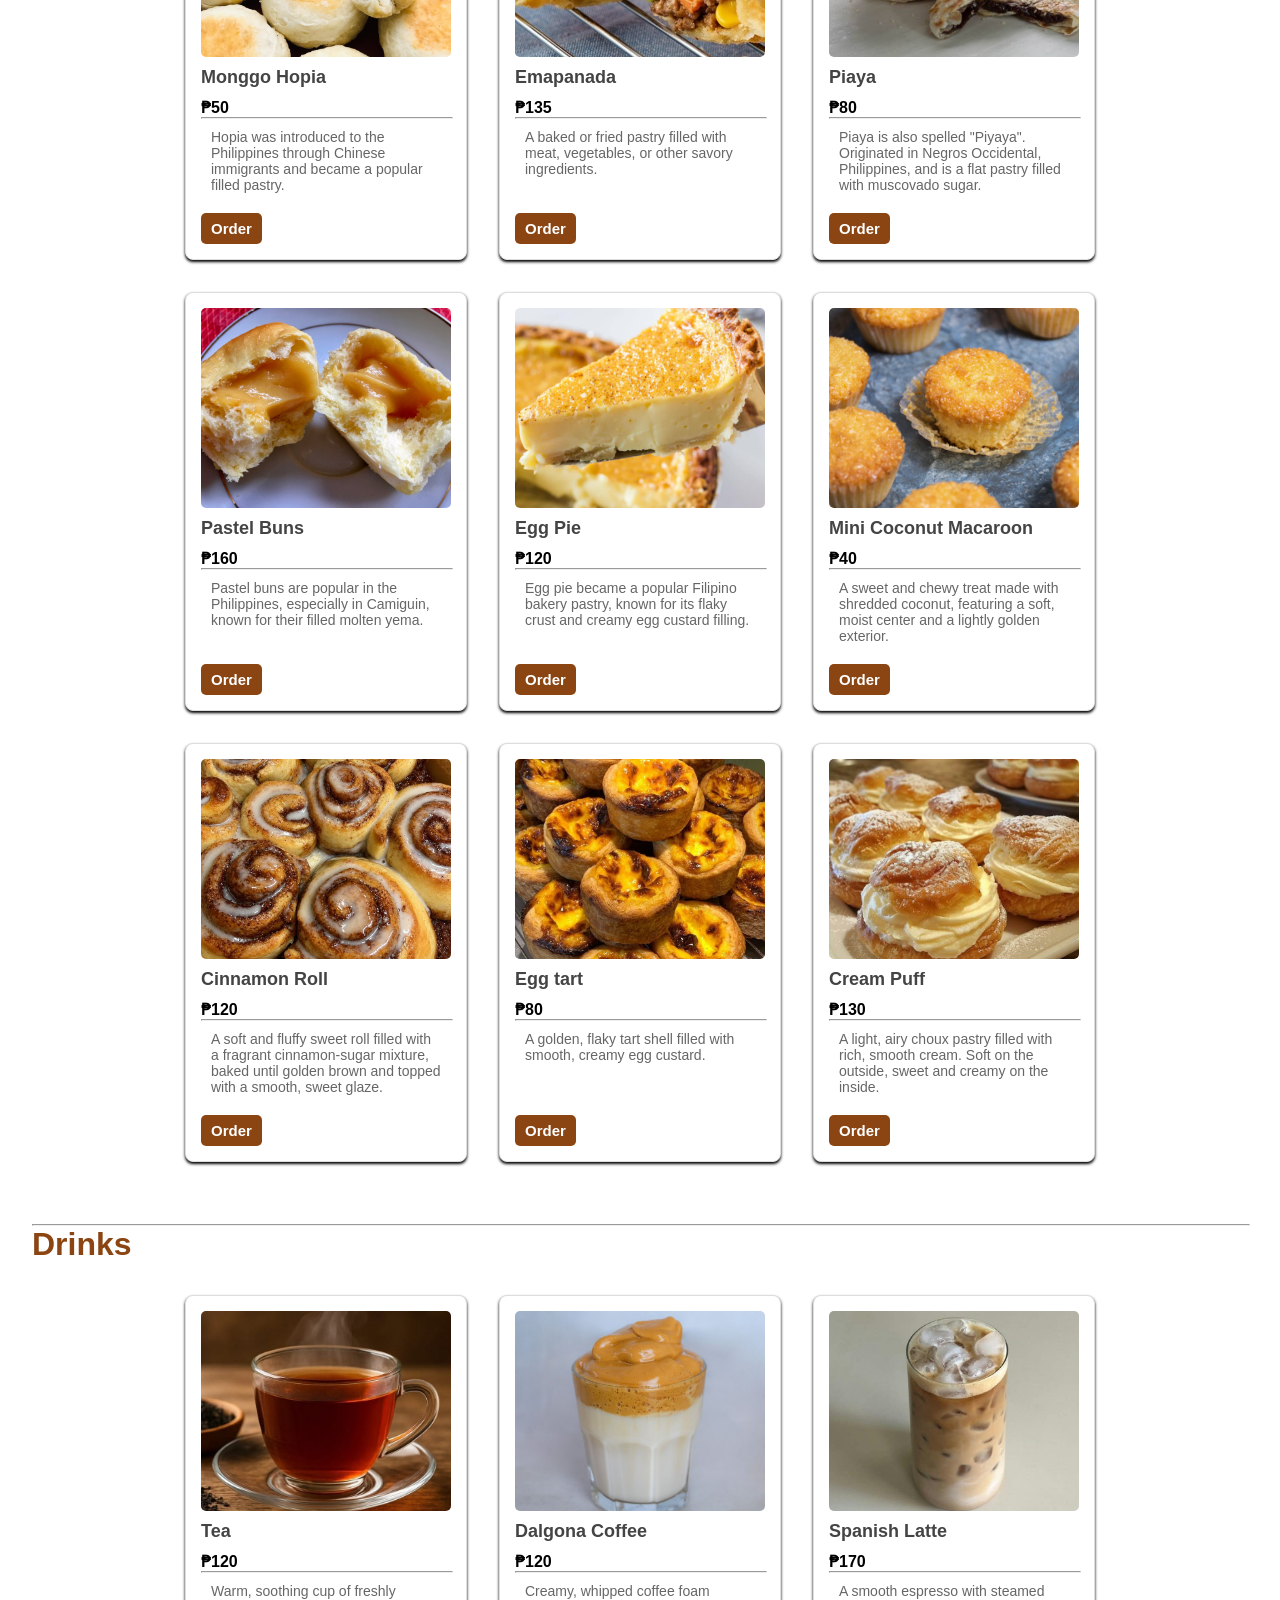
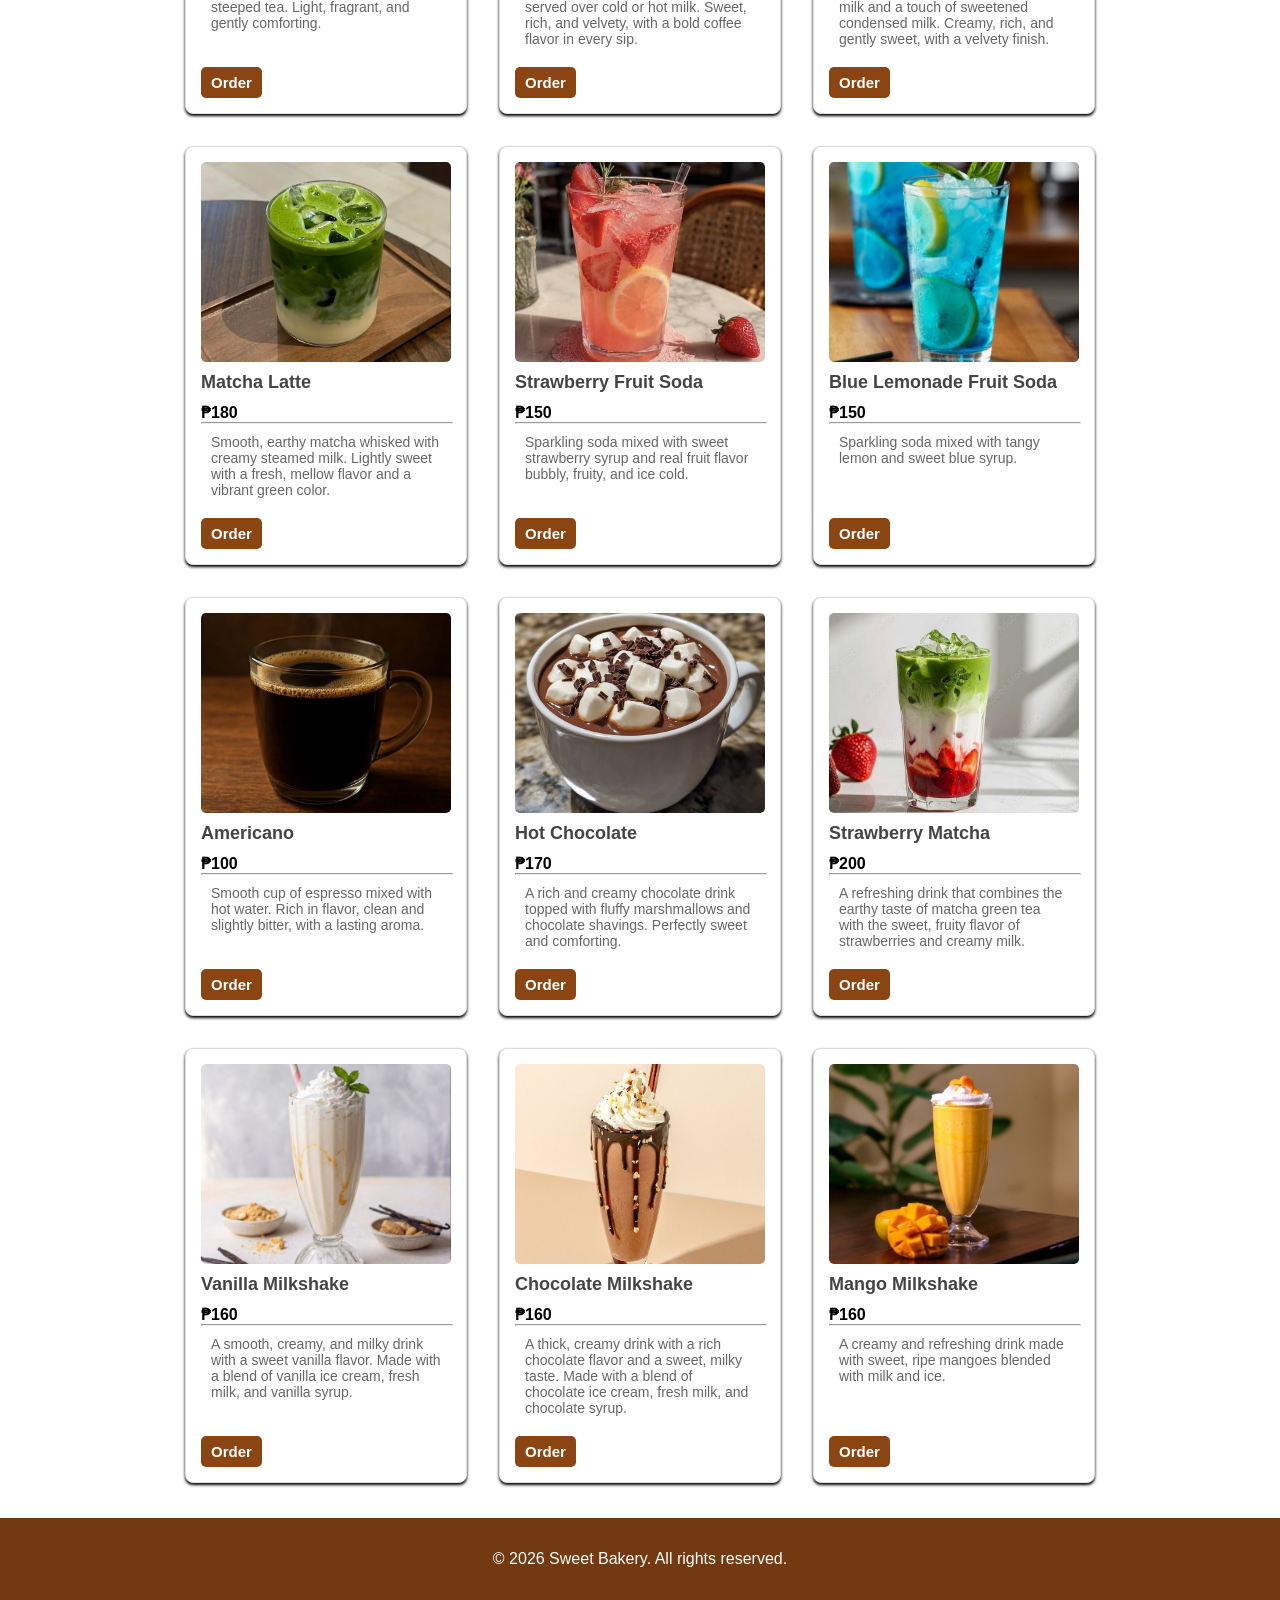
<file: categories.html>
<!DOCTYPE html>
<html>
<head>
    <meta charset="UTF-8">
    <meta name="viewport" content="width=device-width, initial-scale=1.0">
    <title>Sweet Bakery</title>
    <link rel="stylesheet" href="assets/css/categories.css">
    <link rel="stylesheet" href="assets/css/login.css">

    <script src="assets/js/login.js" defer></script>
    <script src="assets/js/category.js" defer></script>

</head>
<body>
    <header>
        <div class="header-container">
                <div class="logo-icon">
                    <img src="assets/images/logo4.png" alt="Sweet Bakery Logo">
                </div>
                <span>Sweet Bakery</span>
            <nav>
                <a href="index.html">Home</a>
                <a href="categories.html" class="active">Categories</a>
                <a href="aboutus.html">About Us</a>
                <a href="contact.html">Contact</a>
                <a href="#" id="loginLink">Login</a>
                <a href="cart.html" class="icon-cart" title="Cart">
                    <img src="assets/images/icon-cart.png" alt="Cart">
                </a>
            </nav>
        </div>
    </header>

    <main>
        <div class="categories-title">
            <h1>All Categories</h1>
            <p>Explore our wide range of delicious treats, from freshly baked breads to decadent cakes, pastries, and refreshing drinks. Find your favorite delights and satisfy your cravings!</p>
        </div>

        <div class="category-buttons">
            <button class="active allFilter">All</button>
            <button class="breadFilter">Breads</button>
            <button class="cakeFilter">Cakes</button>
            <button class="pastryFilter">Pastries</button>
            <button class="drinksFilter">Drinks</button>
        </div>

        <div class="categories-container">
            
            <div class="category-group" data-category="bread">
                <hr>
                <h2>Breads</h2>
                <section class="products">
                    <div class="product-card breadType">
                        <img src="assets/images/pandesal.jpg" alt="pandesal">
                        <h3>Pandesal</h3>
                        <p class="price">₱25</p>
                        <hr>
                        <p class="info">This is a traditional Filipino bread, perfect for breakfast or as a snack.</p>
                        <button class="order-box" onclick="addToCart('Pandesal', 25)">Order</button>
                    </div>

                    <div class="product-card breadType">
                        <img src="assets/images/loafbread.jpg" alt="loafbread">
                        <h3>Loaf Bread</h3>
                        <p class="price">₱120</p>
                        <hr>
                        <p class="info">This is a freshly sliced loaf of artisanal sourdough bread, showing off a beautiful cross-section of its interior structure.</p>
                        <button class="order-box" onclick="addToCart('Loaf Bread', 120)">Order</button>
                    </div>

                    <div class="product-card breadType">
                        <img src="assets/images/spanish-bread.jpg" alt="spanish bread">
                        <h3>Spanish Bread</h3>
                        <p class="price">₱60</p>
                        <hr>
                        <p class="info">Spanish bread is a Filipino bakery favorite known for its soft texture and sweet buttery filling.</p>
                        <button class="order-box" onclick="addToCart('Spanish Bread', 60)">Order</button>
                    </div>

                    <div class="product-card breadType">
                        <img src="assets/images/monay.jpg" alt="monay">
                        <h3>Monay</h3>
                        <p class="price">₱50</p>
                        <hr>
                        <p class="info">Monay, also known as pan de monja ("nun's bread"), is a traditional, dense Filipino bread roll.</p>
                        <button class="order-box" onclick="addToCart('Monay', 50)">Order</button>
                    </div>

                    <div class="product-card breadType">
                        <img src="assets/images/pan-de-coco.jpg" alt="pan de coco">
                        <h3>Pan De Coco</h3>
                        <p class="price">₱60</p>
                        <hr>
                        <p class="info">Pan de coco is a Filipino bread inspired by Spanish baking, filled with sweet coconut.</p>
                        <button class="order-box" onclick="addToCart('Pan De Coco', 60)">Order</button>
                    </div>

                    <div class="product-card breadType">
                        <img src="assets/images/ube-bread.jpg" alt="ube bread">
                        <h3>Ube Bread</h3>
                        <p class="price">₱90</p>
                        <hr>
                        <p class="info">Ube bread showcases the Filipino love for purple yam, a popular ingredient in local desserts.</p>
                        <button class="order-box" onclick="addToCart('Ube Bread', 90)">Order</button>
                    </div>

                    <div class="product-card breadType">
                        <img src="assets/images/cheese-bread.jpg" alt="cheese bread">
                        <h3>Cheese Bread</h3>
                        <p class="price">₱70</p>
                        <hr>
                        <p class="info">Cheese bread became a bakery favorite by combining soft bread with the rich, savory flavor of cheese.</p>
                        <button class="order-box" onclick="addToCart('Cheese Bread', 70)">Order</button>
                    </div>

                    <div class="product-card breadType">
                        <img src="assets/images/putok-bread.jpg" alt="putok bread">
                        <h3>Putok Bread</h3>
                        <p class="price">₱50</p>
                        <hr>
                        <p class="info">A traditional Filipino bread with a firm texture, slightly sweet taste, and a cracked top crust.</p>
                        <button class="order-box" onclick="addToCart('Putok Bread', 50)">Order</button>
                    </div>

                    <div class="product-card breadType">
                        <img src="assets/images/toasted-siopao.jpg" alt="toasted siopao">
                        <h3>Toasted Siopao</h3>
                        <p class="price">₱25</p>
                        <hr>
                        <p class="info">A delicious Filipino bread filled with savory meat filling, featuring a soft inside and a lightly toasted golden crust.</p>
                        <button class="order-box" onclick="addToCart('Toasted Siopao', 25)">Order</button>
                    </div>

                    <div class="product-card breadType">
                        <img src="assets/images/seniorita.jpg" alt="señorita bread">
                        <h3>Señorita</h3>
                        <p class="price">₱25</p>
                        <hr>
                        <p class="info">A sweet Filipino bread with a soft, flaky texture, coated with breadcrumbs and filled with a delicious sweet filling.</p>
                        <button class="order-box" onclick="addToCart('Señorita Bread', 25)">Order</button>
                    </div>

                    <div class="product-card breadType">
                        <img src="assets/images/kababayan.jpg" alt="señorita bread">
                        <h3>Kababayan</h3>
                        <p class="price">₱10</p>
                        <hr>
                        <p class="info">A soft, golden-yellow Filipino bread with a slightly sweet, buttery flavor and a unique bell-shaped appearance.</p>
                        <button class="order-box" onclick="addToCart('Kababayan Bread', 10)">Order</button>
                    </div>

                    <div class="product-card breadType">
                        <img src="assets/images/banana-loaf.jpg" alt="banana loaf bread">
                        <h3>Banana Loaf</h3>
                        <p class="price">₱110</p>
                        <hr>
                        <p class="info">A moist and tender loaf with a naturally sweet banana flavor and a golden-brown crust. Perfect as a delicious snack or a delightful treat with your favorite drink.</p>
                        <button class="order-box" onclick="addToCart('Banana Loaf Bread', 110)">Order</button>
                    </div>
                </section>
            </div>

            <div class="category-group" data-category="cake">
                <hr>
                <h2>Cakes</h2>
                <section class="products">
                    <div class="product-card cakeType">
                        <img src="assets/images/vanilla-cake.jpg" alt="Vanilla Cake">
                        <h3>Vanilla Cake</h3>
                        <p class="price">₱500</p>
                        <hr>
                        <p class="info">This is a moist and flavorful Vanilla cake, perfect for any celebration.</p>
                        <button class="order-box" onclick="addToCart('Vanilla Cake', 500)">Order</button>
                    </div>

                    <div class="product-card cakeType">
                        <img src="assets/images/blackforest.jpg" alt="Black Forest Cake">
                        <h3>Black Forest</h3>
                        <p class="price">₱650</p>
                        <hr>
                        <p class="info">This is a delicious Black Forest cake, layered with cherries and whipped cream.</p>
                        <button class="order-box" onclick="addToCart('Black Forest Cake', 650)">Order</button>
                    </div>

                    <div class="product-card cakeType">
                        <img src="assets/images/Basque Cheesecake.jpg" alt="Basque Cheesecake">
                        <h3>Basque Cheesecake</h3>
                        <p class="price">₱700</p>
                        <hr>
                        <p class="info">This is a freshly sliced loaf of artisanal basque cheesecake, showing off a beautiful cross-section of its interior structure.</p>
                        <button class="order-box" onclick="addToCart('Basque Cheesecake', 700)">Order</button>
                    </div>

                    <div class="product-card cakeType">
                        <img src="assets/images/redvelvet.jpg" alt="Red Velvet Cake">
                        <h3>Red Velvet </h3>
                        <p class="price">₱750</p>
                        <hr>
                        <p class="info">This is a moist and flavorful Red Velvet cake, perfect for any celebration.</p>
                        <button class="order-box" onclick="addToCart('Red Velvet Cake', 750)">Order</button>
                    </div>

                    <div class="product-card cakeType">
                        <img src="assets/images/brazo.jpg" alt="Brazo de Mercedes">
                        <h3>Brazo de Mercedes</h3>
                        <p class="price">₱500</p>
                        <hr>
                        <p class="info">Soft meringue roll filled with rich, creamy custard. Light, sweet, and melt in your mouth good.</p>
                        <button class="order-box" onclick="addToCart('Brazo de Mercedes', 500)">Order</button>
                    </div>

                    <div class="product-card cakeType">
                        <img src="assets/images/yema-cake.jpg" alt="Brazo de Mercedes">
                        <h3>Yema Cake</h3>
                        <p class="price">₱650</p>
                        <hr>
                        <p class="info">Soft, airy chiffon cake covered in luscious yema custard frosting. Buttery, indulgent, and unmistakably Filipino.</p>
                        <button class="order-box" onclick="addToCart('Yema Cake', 650)">Order</button>
                    </div>

                    <div class="product-card cakeType">
                        <img src="assets/images/pistachio.jpg" alt="pistachio cheesecake">
                        <h3>Pistachio Cheesecake</h3>
                        <p class="price">₱1,480</p>
                        <hr>
                        <p class="info">A delightful mix of nutty and tangy flavors, with real pistachios folded into the creamy cheesecake and sprinkled on top.</p>
                        <button class="order-box" onclick="addToCart('Pistachio Cheesecake', 1480)">Order</button>
                    </div>

                    <div class="product-card cakeType">
                        <img src="assets/images/ube-custard-cake.jpg" alt="ube custard cake">
                        <h3>Ube Custard Cake</h3>
                        <p class="price">₱1,170</p>
                        <hr>
                        <p class="info">Fluffy ube chiffon layered with smooth leche flan and caramel for a rich, classic Filipino custard dessert.</p>
                        <button class="order-box" onclick="addToCart('Ube Custard Cake', 1170)">Order</button>
                    </div>

                    <div class="product-card cakeType">
                        <img src="assets/images/mango-cake.jpg" alt="ube custard cake">
                        <h3>Mango Graham Cake</h3>
                        <p class="price">₱1,250</p>
                        <hr>
                        <p class="info">Layers of sweet, ripe mango and creamy whipped cream between crisp, buttery graham. Cool, fruity, and refreshingly Filipino.</p>
                        <button class="order-box" onclick="addToCart('Mango Graham Cake', 1250)">Order</button>
                    </div>

                    <div class="product-card cakeType">
                        <img src="assets/images/sans-rival-cake.jpg" alt="sans rival cake">
                        <h3>Sans Rival Cake</h3>
                        <p class="price">₱1,380</p>
                        <hr>
                        <p class="info">Sweet, light, and refreshing dessert featuring a soft, moist sponge or butter cake base infused or layered with strawberries.</p>
                        <button class="order-box" onclick="addToCart('Sans Rival Cake', 1380)">Order</button>
                    </div>

                    <div class="product-card cakeType">
                        <img src="assets/images/strawberry-cake.jpg" alt="strawberry cake">
                        <h3>Strawberry Cake</h3>
                        <p class="price">₱1,280</p>
                        <hr>
                        <p class="info">Sweet, light, and refreshing dessert featuring a soft, moist sponge or butter cake base infused or layered with strawberries.</p>
                        <button class="order-box" onclick="addToCart('Strawberry Cake', 1280)">Order</button>
                    </div>

                    <div class="product-card cakeType">
                        <img src="assets/images/tiramisu-cake.jpg" alt="strawberry cake">
                        <h3>Tiramisu Cake</h3>
                        <p class="price">₱1,480</p>
                        <hr>
                        <p class="info">Soft sponge layers soaked in rich coffee, filled with smooth mascarpone cream, and dusted with cocoa. Bold, creamy, and irresistibly indulgent.</p>
                        <button class="order-box" onclick="addToCart('Tiramisu Cake', 1480)">Order</button>
                    </div>
                </section>
            </div>

            <div class="category-group" data-category="pastry">
                <hr>
                <h2>Pastries</h2>
                <section class="products">
                    <div class="product-card pastryType">
                        <img src="assets/images/sans-rival.jpg" alt="sans rival">
                        <h3>Sans Rival Cookie</h3>
                        <p class="price">₱60</p>
                        <hr>
                        <p class="info">Influenced by French buttercream techniques, Sans Rival Cookie is made of cashew meringue and French buttercream.</p>
                        <button class="order-box" onclick="addToCart('Croissant', 60)">Order</button>
                    </div>

                    <div class="product-card pastryType">
                        <img src="assets/images/ensaymada.jpg" alt="Ensaymada">
                        <h3>Ensaymada</h3>
                        <p class="price">₱90</p>
                        <hr>
                        <p class="info">This is a traditional Filipino pastry with a flaky, buttery texture and a sweet, milky flavor.</p>
                        <button class="order-box" onclick="addToCart('Ensaymada', 90)">Order</button>
                    </div>

                    <div class="product-card pastryType">
                        <img src="assets/images/bukopie.jpg" alt="Bukopie">
                        <h3>Buko Pie</h3>
                        <p class="price">₱130</p>
                        <hr>
                        <p class="info">This is a delicious Filipino dessert, featuring a coconut cream filling in a flaky crust.</p>
                        <button class="order-box" onclick="addToCart('Buko Pie', 130)">Order</button>
                    </div>

                    <div class="product-card pastryType">
                        <img src="assets/images/hopia.jpg" alt="hopia">
                        <h3>Monggo Hopia </h3>
                        <p class="price">₱50</p>
                        <hr>
                        <p class="info">Hopia was introduced to the Philippines through Chinese immigrants and became a popular filled pastry.</p>
                        <button class="order-box" onclick="addToCart('Monggo Hopia', 50)">Order</button>
                    </div>

                    <div class="product-card pastryType">
                        <img src="assets/images/empanada.jpg" alt="empanada">
                        <h3>Emapanada</h3>
                        <p class="price">₱135</p>
                        <hr>
                        <p class="info">A baked or fried pastry filled with meat, vegetables, or other savory ingredients.</p>
                        <button class="order-box" onclick="addToCart('Emapanada', 135)">Order</button>
                    </div>

                    <div class="product-card pastryType">
                        <img src="assets/images/piyaya.jpg" alt="empanada">
                        <h3>Piaya</h3>
                        <p class="price">₱80</p>
                        <hr>
                        <p class="info">Piaya is also spelled "Piyaya". Originated in Negros Occidental, Philippines, and is a flat pastry filled with muscovado sugar.</p>
                        <button class="order-box" onclick="addToCart('Emapanada', 80)">Order</button>
                    </div>

                    <div class="product-card pastryType">
                        <img src="assets/images/pastel-buns.JPG" alt="pastel buns">
                        <h3>Pastel Buns</h3>
                        <p class="price">₱160</p>
                        <hr>
                        <p class="info">Pastel buns are popular in the Philippines, especially in Camiguin, known for their filled molten yema.</p>
                        <button class="order-box" onclick="addToCart('Emapanada', 160)">Order</button>
                    </div>

                    <div class="product-card pastryType">
                        <img src="assets/images/egg-pie.jpg" alt="egg pie">
                        <h3>Egg Pie</h3>
                        <p class="price">₱120</p>
                        <hr>
                        <p class="info">Egg pie became a popular Filipino bakery pastry, known for its flaky crust and creamy egg custard filling.</p>
                        <button class="order-box" onclick="addToCart('Egg Pie', 120)">Order</button>
                    </div>

                    <div class="product-card pastryType">
                        <img src="assets/images/macaroon.jpg" alt="macaroon">
                        <h3>Mini Coconut Macaroon</h3>
                        <p class="price">₱40</p>
                        <hr>
                        <p class="info">A sweet and chewy treat made with shredded coconut, featuring a soft, moist center and a lightly golden exterior.</p>
                        <button class="order-box" onclick="addToCart('Mini Coconut Macaroon', 40)">Order</button>
                    </div>

                    <div class="product-card pastryType">
                        <img src="assets/images/cinnamon.jpg" alt="cinnamon roll">
                        <h3>Cinnamon Roll</h3>
                        <p class="price">₱120</p>
                        <hr>
                        <p class="info">A soft and fluffy sweet roll filled with a fragrant cinnamon-sugar mixture, baked until golden brown and topped with a smooth, sweet glaze.</p>
                        <button class="order-box" onclick="addToCart('Cinnamon Roll', 120)">Order</button>
                    </div>

                    <div class="product-card pastryType">
                        <img src="assets/images/egg tart.jpg" alt="egg tart">
                        <h3>Egg tart</h3>
                        <p class="price">₱80</p>
                        <hr>
                        <p class="info">A golden, flaky tart shell filled with smooth, creamy egg custard. </p>
                        <button class="order-box" onclick="addToCart('Cinnamon Roll', 80)">Order</button>
                    </div>

                     <div class="product-card pastryType">
                        <img src="assets/images/cream-puffs.jpg" alt="cream puffs">
                        <h3>Cream Puff</h3>
                        <p class="price">₱130</p>
                        <hr>
                        <p class="info">A light, airy choux pastry filled with rich, smooth cream. Soft on the outside, sweet and creamy on the inside.</p>
                        <button class="order-box" onclick="addToCart('Cream Puff', 130)">Order</button>
                    </div>
                </section>
            </div>
                <div class="category-group" data-category="drinks">
                    <hr>
                    <h2>Drinks</h2>
                    <section class="products">

                        <div class="product-card drinksType">
                            <img src="assets/images/tea.jpg" alt="hot tea">
                            <h3>Tea</h3>
                            <p class="price">₱120</p>
                            <hr>
                            <p class="info">Warm, soothing cup of freshly steeped tea. Light, fragrant, and gently comforting.</p>
                            <button class="order-box" onclick="addToCart('Hot Tea', 120)">Order</button>
                        </div>

                        <div class="product-card drinksType">
                            <img src="assets/images/dalgona.png" alt="dalgona coffee">
                            <h3>Dalgona Coffee</h3>
                            <p class="price">₱120</p>
                            <hr>
                            <p class="info">Creamy, whipped coffee foam served over cold or hot milk. Sweet, rich, and velvety, with a bold coffee flavor in every sip.</p>
                            <button class="order-box" onclick="addToCart('Dalgona Coffee', 120)">Order</button>
                        </div>

                        <div class="product-card drinksType">
                            <img src="assets/images/spanish-latte.jpg" alt="spanish latte">
                            <h3>Spanish Latte</h3>
                            <p class="price">₱170</p>
                            <hr>
                            <p class="info">A smooth espresso with steamed milk and a touch of sweetened condensed milk. Creamy, rich, and gently sweet, with a velvety finish. </p>
                            <button class="order-box" onclick="addToCart('Spanish Latte', 170)">Order</button>
                        </div>

                        <div class="product-card drinksType">
                            <img src="assets/images/matcha-latte.jpg" alt="matcha latte">
                            <h3>Matcha Latte</h3>
                            <p class="price">₱180</p>
                            <hr>
                            <p class="info">Smooth, earthy matcha whisked with creamy steamed milk. Lightly sweet with a fresh, mellow flavor and a vibrant green color.</p>
                            <button class="order-box" onclick="addToCart('Matcha Latte', 180)">Order</button>
                       </div>

                        <div class="product-card drinksType">
                            <img src="assets/images/strawberry-soda.jpg" alt="strawberry fruit soda">
                            <h3>Strawberry Fruit Soda</h3>
                            <p class="price">₱150</p>
                            <hr>
                            <p class="info">Sparkling soda mixed with sweet strawberry syrup and real fruit flavor bubbly, fruity, and ice cold.</p>
                            <button class="order-box" onclick="addToCart('Strawberry Fruit Soda', 150)">Order</button>
                        </div>

                        <div class="product-card drinksType">
                            <img src="assets/images/blue-soda.jpg" alt="blue lemonade fruit soda">
                            <h3>Blue Lemonade Fruit Soda</h3>
                            <p class="price">₱150</p>
                            <hr>
                            <p class="info">Sparkling soda mixed with tangy lemon and sweet blue syrup.</p>
                            <button class="order-box" onclick="addToCart('Blue Lemonade Soda', 150)">Order</button>
                        </div> 

                        <div class="product-card drinksType">
                            <img src="assets/images/americano.jpg" alt="americano coffee">
                            <h3>Americano</h3>
                            <p class="price">₱100</p>
                            <hr>
                            <p class="info">Smooth cup of espresso mixed with hot water. Rich in flavor, clean and slightly bitter, with a lasting aroma.</p>
                            <button class="order-box" onclick="addToCart('Americano', 100)">Order</button>
                        </div> 

                        <div class="product-card drinksType">
                            <img src="assets/images/hot-choco.jpg" alt="hot chocolate">
                            <h3>Hot Chocolate</h3>
                            <p class="price">₱170</p>
                            <hr>
                            <p class="info">A rich and creamy chocolate drink topped with fluffy marshmallows and chocolate shavings. Perfectly sweet and comforting.</p>
                            <button class="order-box" onclick="addToCart('Hot Chocolate', 170)">Order</button>
                        </div> 

                        <div class="product-card drinksType">
                            <img src="assets/images/strawberry-matcha.jpg" alt="strawberry matcha">
                            <h3>Strawberry Matcha</h3>
                            <p class="price">₱200</p>
                            <hr>
                            <p class="info">A refreshing drink that combines the earthy taste of matcha green tea with the sweet, fruity flavor of strawberries and creamy milk.</p>
                            <button class="order-box" onclick="addToCart('Strawberry Matcha', 200)">Order</button>
                        </div> 

                        <div class="product-card drinksType">
                            <img src="assets/images/vanilla-milkshake.jpg" alt="vanilla milkshake">
                            <h3>Vanilla Milkshake</h3>
                            <p class="price">₱160</p>
                            <hr>
                            <p class="info">A smooth, creamy, and milky drink with a sweet vanilla flavor. Made with a blend of vanilla ice cream, fresh milk, and vanilla syrup. </p>
                            <button class="order-box" onclick="addToCart('Vanilla Milkshake', 160)">Order</button>
                        </div> 

                        <div class="product-card drinksType">
                            <img src="assets/images/choco-milkshake.jpg" alt="choco milkshake">
                            <h3>Chocolate Milkshake</h3>
                            <p class="price">₱160</p>
                            <hr>
                            <p class="info">A thick, creamy drink with a rich chocolate flavor and a sweet, milky taste. Made with a blend of chocolate ice cream, fresh milk, and chocolate syrup. </p>
                            <button class="order-box" onclick="addToCart('hocolate Milkshake', 160)">Order</button>
                        </div> 

                        <div class="product-card drinksType">
                            <img src="assets/images/mango-milkshake.jpg" alt="mango milkshake">
                            <h3>Mango Milkshake</h3>
                            <p class="price">₱160</p>
                            <hr>
                            <p class="info">A creamy and refreshing drink made with sweet, ripe mangoes blended with milk and ice.</p>
                            <button class="order-box" onclick="addToCart('Mango Milkshake', 160)">Order</button>
                        </div> 
                    </section>
                </div>
    </main>

    <div class="modal-overlay" id="loginModal">
        <div class="modal-box">
            <button class="modal-close" id="closeModal" aria-label="Close">&times;</button>
            <h2 id="modalTitle">Login</h2>
            <form id="loginForm" novalidate>
                <label for="email">Email</label>
                <input type="text" id="email" placeholder="Email">
                <small class="error" id="emailError"></small>

                <label for="password">Password</label>
                <input type="password" id="password" placeholder="Password">
                <small class="error" id="passwordError"></small>

                <div id="confirmGroup" class="hidden">
                    <label for="confirmPassword">Confirm Password</label>
                    <input type="password" id="confirmPassword" placeholder="Re-enter password">
                    <small class="error" id="confirmError"></small>
                </div>

                <button type="submit" class="login-btn" id="submitBtn">Log In</button>
                <p class="success" id="loginSuccess"></p>
                <p class="switch-text">
                    <span id="switchText">No account yet?</span>
                    <a href="#" id="switchMode">Sign Up</a>
                </p>
            </form>
        </div>
    </div>

    <footer>
        <p>&copy; 2026 Sweet Bakery. All rights reserved.</p>
    </footer>

</body>
</html>
</file>
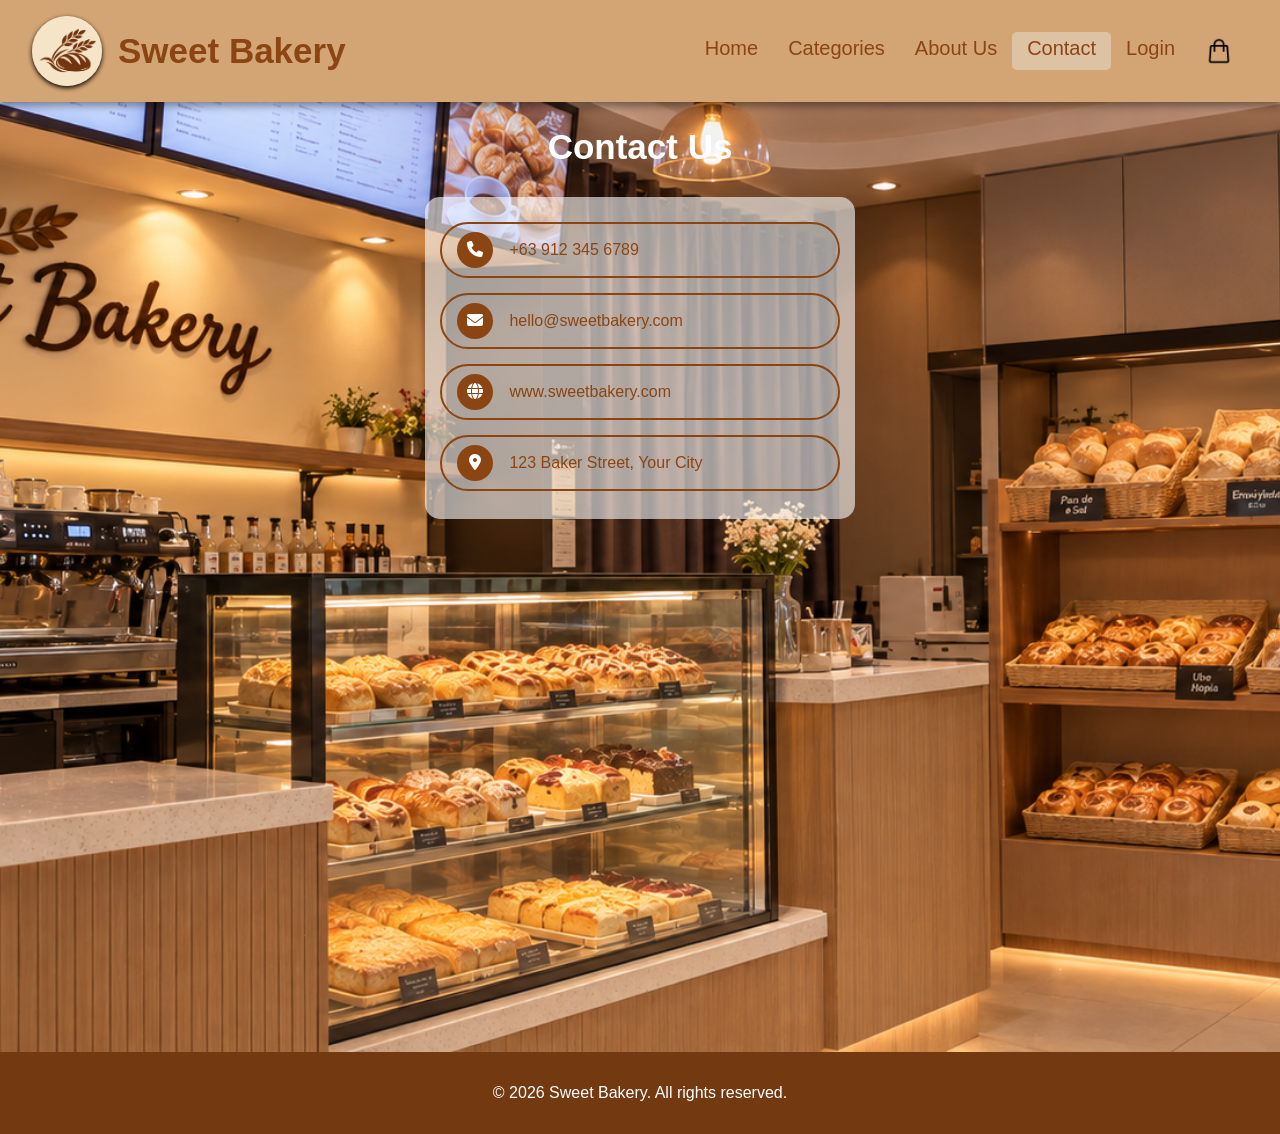
<file: contact.html>
<!DOCTYPE html>
<html>
<head>
    <meta charset="UTF-8">
    <meta name="viewport" content="width=device-width, initial-scale=1.0">
    <link rel="stylesheet" href="assets/css/contact.css">
    <link rel="stylesheet" href="assets/css/login.css">
    <link rel="stylesheet" href="https://cdnjs.cloudflare.com/ajax/libs/font-awesome/6.5.1/css/all.min.css">
    <title>Sweet Bakery</title>
    <script src="assets/js/login.js" defer></script>
</head>
<body>

    <header>
        <div class="header-container">
            <div class="logo-icon">
                <img src="assets/images/logo4.png" alt="Sweet Bakery Logo">
            </div>
            <span>Sweet Bakery</span>
            <nav>
                <a href="index.html">Home</a>
                <a href="categories.html">Categories</a>
                <a href="aboutus.html">About Us</a>
                <a href="contact.html" class="active">Contact</a>
                <a href="#" id="loginLink">Login</a>
                <a href="cart.html" class="icon-cart" title="Cart">
                    <img src="assets/images/icon-cart.png" alt="Cart">
                </a>
            </nav>
        </div>
    </header>

    <main>   
        <center> <h2>Contact Us</h2> </center>
        <div class="contact-box">
            
            <div class="contact-item">
                <span class="contact-icon"><i class="fa-solid fa-phone"></i></span>
                <span>+63 912 345 6789</span>
            </div>
        
            <div class="contact-item">
                <span class="contact-icon"><i class="fa-solid fa-envelope"></i></span>
                <span>hello@sweetbakery.com</span>
            </div>
        
            <div class="contact-item">
                <span class="contact-icon"><i class="fa-solid fa-globe"></i></span>
                <span>www.sweetbakery.com</span>
            </div>
        
            <div class="contact-item">
                <span class="contact-icon"><i class="fa-solid fa-location-dot"></i></span>
                <span>123 Baker Street, Your City</span>
            </div>
        </div>
    </main>

    <footer>
        <p>&copy; 2026 Sweet Bakery. All rights reserved.</p>
    </footer>

    <div class="modal-overlay" id="loginModal">
        <div class="modal-box">
            <button class="modal-close" id="closeModal" aria-label="Close">&times;</button>
            <h2 id="modalTitle">Login</h2>
            <form id="loginForm" novalidate>
                <label for="email">Email</label>
                <input type="text" id="email" placeholder="Email">
                <small class="error" id="emailError"></small>

                <label for="password">Password</label>
                <input type="password" id="password" placeholder="Password">
                <small class="error" id="passwordError"></small>

                <div id="confirmGroup" class="hidden">
                    <label for="confirmPassword">Confirm Password</label>
                    <input type="password" id="confirmPassword" placeholder="Re-enter password">
                    <small class="error" id="confirmError"></small>
                </div>

                <button type="submit" class="login-btn" id="submitBtn">Log In</button>
                <p class="success" id="loginSuccess"></p>
                <p class="switch-text">
                    <span id="switchText">No account yet?</span>
                    <a href="#" id="switchMode">Sign Up</a>
                </p>
            </form>
        </div>
    </div>

</body>
</html>
</file>
<file: assets/css/style.css>
:root {
  --brown-dark: #733911;
  --brown: #8B4513;
  --tan: #D4A574;
  --tan-light: #DEC2A4;
  --yellow: #f7db3e;
}

* {
  margin: 0;
}

body {
  font-family: 'Segoe UI', Tahoma, Geneva, Verdana, sans-serif;
  background-color: var(--brown-dark);
}

main {
  padding: 25px 32px;
  background-color: white;
}

main h2 {
  font-size: 32px;
  color: var(--brown);
  font-weight: 700;
}

header {
  background-color: var(--tan);
  padding: 16px 0;
  box-shadow: 0 4px 8px rgba(0, 0, 0, 0.2);
  position: relative;
  z-index: 1;
}

.header-container {
  padding: 0 32px;
  display: flex;
  justify-content: space-between;
  align-items: center;
}

.logo-icon {
  width: 70px;
  height: 70px;
  border-radius: 50%;
  background-color: var(--tan);
  display: flex;
  align-items: center;
  justify-content: center;
  box-shadow: 0 2px 5px black;
}

.logo-icon img {
  width: 100%;
  height: 100%;
  object-fit: cover;
  border-radius: 50%;
}

.header-container span {
  font-size: 35px;
  font-weight: bold;
  color: var(--brown);
  margin-right: auto;
  padding-left: 16px;
}

nav {
  display: flex;
}

nav a {
  color: var(--brown);
  text-decoration: none;
  font-size: 20px;
  font-weight: 500;
  padding: 5px 15px;
}

nav a:hover {
  background-color: var(--tan-light);
  transform: translateY(-2px);
  border-radius: 5px;
}

nav a.active {
  background-color: #DEC2A4;
  text-underline-offset: 6px;
  text-decoration-thickness: 2px;
  border-radius: 5px;
}

.icon-cart {
  display: flex;
  align-items: center;
}

.icon-cart img {
  width: 28px;
  height: 28px;
}

.home-container {
  display: flex;
  width: 100%;
  min-height: 500px;
  color: white;
}

.home-content {
  width: 50%;
  background-color: var(--brown-dark);
  text-align: center;
  display: flex;
  flex-direction: column;
  justify-content: center;
  padding: 40px;
}

.home-content h1 {
  font-size: 40px;
  margin-bottom: 16px;
  font-weight: bold;
}

.home-content h3 {
  font-size: 20.8px;
  margin-bottom: 32px;
  font-weight: 300;
}

.home-content button {
  width: 80%;
  background-color: var(--yellow);
  color: var(--brown);
  border: none;
  padding: 15px;
  border-radius: 30px;
  font-size: 20px;
  font-weight: bold;
  cursor: pointer;
   align-self: center; 
}

.home-content button:hover {
  background-color: #e9dc68;
  transform: translateY(-2px);
}

.bread-image {
  width: 50%;
  margin: auto;
  display: flex;
  align-items: center;
  justify-content: center;
}

.bread-image img {
  width: 100%;
  height: 100%;
  object-fit: cover;
}

.best-sellers {
  margin-top: 32px;
  display: flex;
  flex-wrap: wrap;
  gap: 32px;
  justify-content: center;
}

.product-card {
  background: white;
  border: 1px solid #ddd;
  border-radius: 8px;
  padding: 15px;
  box-shadow: 0 2px 3px black;
  transition: transform 0.3s;
  width: 250px;
  display: flex;
  flex-direction: column;
}

.product-card:hover {
  transform: scale(1.05);
}

.product-card img {
  width: 100%;
  height: 200px;
  object-fit: cover;
  border-radius: 5px;
}

.product-card h3 {
  font-size: 18px;
  color: #444;
  margin: 10px 0;
}

.product-card .price {
  font-size: 16px;
  font-weight: bold;
  color: black;
}

.product-card .info {
  font-size: 14px;
  color: #666;
  padding: 10px;
  margin-bottom: 10px;
}

footer {
  background-color: var(--brown-dark);
  color: white;
  text-align: center;
  padding: 32px;
}

.history {
  position: relative;          
  margin-top: 48px;
}

.history img {
  display: block;
  width: 100%;                 
  height: 450px;               
  object-fit: cover;           
}

.shop-text {
  position: absolute;
  top: 50%;
  left: 50%;
  transform: translate(-50%, -50%);   
  width: 80%;
  padding: 20px;
  background-color: rgba(0, 0, 0, 0.5);   
  border-radius: 10px;
  color: white;
  text-align: center;
}

.shop-text h2 {
  color: white;                
}

.history-text {
  max-width: 900px;
  margin: 15px auto 15px;           
  padding: 25px 30px;
  border:none;
}
 
.history-text h2 {
  color:#444;
}
.history-text p {
  color: #8B4513;
  font-size: 17px;
  line-height: 1.8;              
  text-align: justify;
  white-space: pre-line;         
}
</file>
<file: assets/css/login.css>
.modal-overlay {
  display: none;
  position: fixed;
  inset: 0;
  background: rgba(0, 0, 0, 0.6);
  justify-content: center;
  align-items: center;
  z-index: 1000;
}

.modal-box {
  position: relative;
  background: white;
  width: 90%;
  max-width: 380px;
  padding: 30px;
  border-radius: 10px;
  box-shadow: 0 4px 15px black;
}

.modal-box h2 {
  color: #8B4513;
  text-align: center;
  margin-bottom: 16px;
}

.modal-close {
  position: absolute;
  top: 8px;
  right: 14px;
  background: none;
  border: none;
  font-size: 28px;
  color: #8B4513;
  cursor: pointer;
}

.modal-box label {
  display: block;
  color: #8B4513;
  font-weight: bold;
  margin-top: 12px;
}

.modal-box input {
  width: 100%;
  padding: 10px;
  margin-top: 5px;
  border: 2px solid #D4A574;
  border-radius: 5px;
  font-size: 16px;
  box-sizing: border-box;
}

.login-btn {
  width: 100%;
  margin-top: 16px;
  padding: 12px;
  background: #8B4513;
  color: white;
  border: none;
  border-radius: 30px;
  font-size: 18px;
  font-weight: bold;
  cursor: pointer;
}

.login-btn:hover {
  background: #D4A574;
  color: #8B4513;
}

.success {
  color: green;
  text-align: center;
  margin-top: 10px;
  font-weight: bold;
}

.hidden {
  display: none;
}

.switch-text {
  text-align: center;
  margin-top: 14px;
  color: #666;
  font-size: 14px;
}

.switch-text a {
  color: #8B4513;
  font-weight: bold;
}

.category-buttons button.active {
    background-color: #8B4513;
    color: white;
}

.category-group {
    margin-bottom: 10px;
    margin-top: 32px;
}
</file>
<file: assets/css/aboutus.css>
* {
  margin: 0;
}

body {
  font-family: 'Segoe UI', Tahoma, Geneva, Verdana, sans-serif;
  background-color: #733911;
  width: 100%;
  height: 100%;
}

header {
  background-color: #D4A574;
  padding: 16px 0;
  box-shadow: 0 4px 8px rgba(0, 0, 0, 0.2);
  position: relative;
  z-index: 1;
}

.header-container {
  width: auto;
  padding: 0 32px;
  display: flex;
  justify-content: space-between;
  align-items: center;
}

.logo-icon {
  width: 70px;
  height: 70px;
  border-radius: 50%;
  background-color: #D4A574;
  display: flex;
  align-items: center;
  justify-content: center;
  box-shadow: 0 2px 5px black;
}

.logo-icon img {
  width: 100%;
  height: 100%;
  object-fit: cover;
  border-radius: 50%;
}

.header-container span {
  font-size: 35px;
  font-weight: bold;
  color: #8B4513;
  margin-right: auto;
  padding-left: 16px;
}

nav {
  display: flex;
  gap: 0px;
}

nav a {
  color: #8B4513;
  text-decoration: none;
  font-size: 20px;
  font-weight: 500;
  padding: 5px 15px;
}

nav a:hover {
  background-color: #DEC2A4;
  color: #8B4513;
  transform: translateY(-2px);
  border-radius: 5px;
}

nav a.active {
  background-color: #DEC2A4;
  text-underline-offset: 6px;
  text-decoration-thickness: 2px;
  border-radius: 5px;
}

.icon-cart {
  display: flex;
  align-items: center;
}

.icon-cart img {
  width: 28px;
  height: 28px;
}

main {
  padding: 25px 32px;
  background-color: white;
}

.about-container {
  display: flex;
  gap: 32px;
  margin: 0 auto;
  min-height: 400px;
}

.aboutus-left {
  width: 55%;
}

.aboutus-left h1 {
  text-align: center;
  color: #8B4513;
  margin-bottom: 16px;
}

.aboutus-text {
  background-color: #DEC2A4;
  border-radius: 10px;
  padding: 1rem;
  margin-bottom: 1rem;
  text-align: justify;
  line-height: 1.6;
}

.aboutus-text p, ul {
  color: #8B4513;
  margin-bottom: 5px;
}

.aboutus-right {
  width: 45%;
  text-align: center;
}

.aboutus-right h2 {
  color: #8B4513;
  margin-bottom: 1rem;
}

.grid-info {
  display: flex;
  flex-wrap: wrap;
  justify-content: center;
  gap: 16px;
}

.staff-card {
  border: 2px solid #8B4513;
  border-radius: 10px;
  padding: 10px;
  width: 140px;
}

.staff-card img {
  width: 100%;
  height: 120px;
  object-fit: cover;
  border-radius: 5px;
}

.staff-card p {
  display: block;
  margin-top: 8px;
  color: #8B4513;
  font-weight: bold;
}

footer {
  background-color: #733911;
  color: white;
  text-align: center;
  padding: 32px;
}
</file>
<file: assets/css/cart.css>
* {
  margin: 0;
}

body {
  font-family: 'Segoe UI', Tahoma, Geneva, Verdana, sans-serif;
  background-color: #733911;
  min-height: 650px;
}

header {
  background-color: #D4A574;
  padding: 16px 0;
  box-shadow: 0 4px 8px rgba(0, 0, 0, 0.2);
  position: relative;
  z-index: 1;
}

.header-container {
  width: auto;
  padding: 0 32px;
  display: flex;
  justify-content: space-between;
  align-items: center;
}

.logo-icon {
  width: 70px;
  height: 70px;
  border-radius: 50%;
  background-color: #D4A574;
  display: flex;
  align-items: center;
  justify-content: center;
  box-shadow: 0 2px 5px black;
}

.logo-icon img {
  width: 100%;
  height: 100%;
  object-fit: cover;
  border-radius: 50%;
}

.header-container span {
  font-size: 35px;
  font-weight: bold;
  color: #8B4513;
  margin-right: auto;
  padding-left: 16px;
}

nav {
  display: flex;
  gap: 0px;
}

nav a {
  color: #8B4513;
  text-decoration: none;
  font-size: 20px;
  font-weight: 500;
  padding: 5px 15px;
}

nav a:hover {
  background-color: #DEC2A4;
  color: #8B4513;
  transform: translateY(-2px);
  border-radius: 5px;
}

.icon-cart {
  display: flex;
  align-items: center;
}

.icon-cart img {
  width: 28px;
  height: 28px;
}

main {
  min-height: 450px;
  padding: 25px 32px;
  background-color: white;
}

main h2 {
  margin: 0;
  padding: 0;
  font-size: 35px;
  color: #8B4513;
  font-weight: 700;
}

.order-box {
  display: inline-block;
  margin-top: 20px;
  color: white;
  font-size: 17px;
  font-family: inherit;
  border: none;
  padding: 7px 10px;
  border-radius: 5px;
  cursor: pointer;
  font-weight: bold;
  text-decoration: none;
  background: #8B4513;
}

.order-box:hover {
  background: #D4A574;
  color: #8B4513;
}

.cart-row {
  display: grid;
  grid-template-columns: 233px 117px 117px 116px 117px;
  align-items: center;
  max-width: 700px;
  padding: 10px 0;
  border-bottom: 1px solid #ddd;
  color: #444;
}

.cart-header {
  font-weight: bold;
  color: #8B4513;
  border-bottom: 2px solid #8B4513;
}

.cart-quantity-column {
  text-align: center;
}

.cart-total-column {
  text-align: right;
}

.quantity-control {
  display: block;
  width: 100%;
  text-align: center;
}

.quantity-btn {
  width: 28px;
  height: 28px;
  margin: 0 4px;
  border: none;
  border-radius: 5px;
  background-color: #D4A574;
  color: #8B4513;
  cursor: pointer;
  font-size: 18px;
  font-weight: bold;
}

.quantity-btn:hover:not(:disabled) {
  background-color: #8B4513;
  color: white;
}

.quantity-btn:disabled {
  cursor: not-allowed;
  opacity: 0.5;
}

.remove-btn {
  background-color: #D4A574;
  color: #8B4513;
  border: none;
  padding: 6px 12px;
  border-radius: 5px;
  cursor: pointer;
  font-weight: bold;
  justify-self: end;
}

.remove-btn:hover {
  background-color: #8B4513;
  color: white;
}

#cartItems {
  height: 260px;
  overflow-y: auto;
}

#cartTotal {
  color: #8B4513;
  margin: 20px 0;
  min-height: 24px;
}

footer {
  background-color: #733911;
  color: white;
  text-align: center;
  padding: 32px;
  position: static;
}

.checkout-overlay {
  display: none;
  position: fixed;
  top: 0;
  left: 0;
  width: 100%;
  height: 100%;
  background-color: rgba(0, 0, 0, 0.6);
  justify-content: center;
  align-items: center;
  z-index: 10;
}

.checkout-overlay.show {
  display: flex;
}

.checkout-box {
  background-color: white;
  width: 90%;
  max-width: 400px;
  max-height: 90vh;
  overflow-y: auto;
  padding: 25px;
  border-radius: 10px;
}

.checkout-box h2 {
  color: #8B4513;
  margin-bottom: 15px;
}

.checkout-box label {
  display: block;
  margin-top: 10px;
  font-weight: bold;
  color: #8B4513;
}

.checkout-box select,
.checkout-box input {
  width: 100%;
  padding: 8px;
  margin-top: 5px;
  font-size: 16px;
  box-sizing: border-box;
}

.summary-line {
  display: flex;
  justify-content: space-between;
  margin-top: 8px;
}

.total-line {
  font-weight: bold;
  font-size: 18px;
  border-top: 2px solid #8B4513;
  padding-top: 8px;
}

.checkout-error {
  color: red;
  margin-top: 8px;
}

.checkout-buttons {
  display: flex;
  gap: 10px;
  margin-top: 15px;
}

.checkout-buttons .order-box {
  margin-top: 0;
}
</file>
<file: assets/css/categories.css>
* {
  margin: 0;
}

body {
  font-family: 'Segoe UI', Tahoma, Geneva, Verdana, sans-serif;
  background-color: #733911;
  width: 100%;
  height: 100%;
}

header {
  background-color: #D4A574;
  padding: 16px 0;
  box-shadow: 0 4px 8px rgba(0, 0, 0, 0.2);
  position: relative;
  z-index: 1;
}

.header-container {
  width: auto;
  padding: 0 32px;
  display: flex;
  justify-content: space-between;
  align-items: center;
}

.logo-icon {
  width: 70px;
  height: 70px;
  border-radius: 50%;
  background-color: #D4A574;
  display: flex;
  align-items: center;
  justify-content: center;
  box-shadow: 0 2px 5px black;
}

.logo-icon img {
  width: 100%;
  height: 100%;
  object-fit: cover;
  border-radius: 50%;
}

.header-container span {
  font-size: 35px;
  font-weight: bold;
  color: #8B4513;
  margin-right: auto;
  padding-left: 16px;
}

nav {
  display: flex;
  gap: 0px;
}

nav a {
  color: #8B4513;
  text-decoration: none;
  font-size: 20px;
  font-weight: 500;
  padding: 5px 15px;
}

nav a:hover {
  background-color: #DEC2A4;
  color: #8B4513;
  transform: translateY(-2px);
  border-radius: 5px;
}

nav a.active {
  background-color: #DEC2A4;
  text-underline-offset: 6px;
  text-decoration-thickness: 2px;
  border-radius: 5px;
}

.icon-cart {
  display: flex;
  align-items: center;
}

.icon-cart img {
  width: 28px;
  height: 28px;
}

main {
  padding: 25px 32px;
  background-color: white;
}

main h2 {
  margin: 0;
  padding: 0;
  font-size: 32px;
  color: #8B4513;
  font-weight: 700;
}

.categories-container {
  display: flex;
  flex-direction: column;
  gap: 20px;
}

.categories-title {
  color: #8B4513;
  margin: 0;
  width: 50%;
}

.categories-title h1 {
  font-weight: 700;
  padding: 0px;
  align-items: flex-start;
}

.categories-title p {
  font-size: 16px;
  white-space: pre-line;
  padding: 5px 0 0 0;
}

.category-buttons {
  display: flex;
  gap: 10px;
  justify-content: flex-end;
}

.category-buttons button {
  background-color: #D4A574;
  color: #8B4513;
  border: none;
  padding: 10px 20px;
  border-radius: 5px;
  cursor: pointer;
  font-size: 16px;
}

.category-buttons button:hover {
  background-color: #8B4513;
  color: white;
  transform: translateY(-2px);
}

.category-buttons button.active {
  background-color: #8B4513;
  color: white;
}

.category-group {
  margin-bottom: 10px;
  margin-top: 32px;
}

.products {
  margin-top: 32px;
  display: flex;
  flex-wrap: wrap;
  gap: 32px;
  justify-content: center;
}

.product-card {
  background: #fff;
  border: 1px solid #ddd;
  border-radius: 8px;
  padding: 15px;
  box-shadow: 0 2px 3px black;
  transition: transform 0.3s;
  width: 250px;
  display: flex;
  flex-direction: column;
}

.product-card:hover {
  transform: scale(1.05);
}

.product-card img {
  width: 100%;
  height: 200px;
  object-fit: cover;
  border-radius: 5px;
}

.product-card h3 {
  font-size: 18px;
  color: #444;
  margin: 10px 0;
  display: block;
}

.product-card .price {
  font-size: 16px;
  font-weight: bold;
  color: black;
  display: block;
}

.product-card .info {
  font-size: 14px;
  color: #666;
  display: block;
  padding: 10px 10px;
  margin-bottom: 10px;
}

hr {
  width: 100%;
  text-align: center;
  margin-left: 0;
}

.order-box {
  margin-top: auto;
  align-self: flex-start;
  color: white;
  font-size: 15px;
  font-family: inherit;
  border: none;
  padding: 7px 10px;
  border-radius: 5px;
  cursor: pointer;
  font-weight: bold;
  text-decoration: none;
  background: #8B4513;
  display: inline-block;
}

.product-card .order-box:hover {
  background: #D4A574;
  color: #8B4513;
}

footer {
  background-color: #733911;
  color: white;
  text-align: center;
  padding: 32px;
}
</file>
<file: assets/css/contact.css>
* {
  margin: 0;
}

body {
  font-family: 'Segoe UI', Tahoma, Geneva, Verdana, sans-serif;
  min-height: 100vh;
  display: flex;
  flex-direction: column;
}

header {
  background-color: #D4A574;
  padding: 16px 0;
  box-shadow: 0 4px 8px rgba(0, 0, 0, 0.4);
  position: relative;
  z-index: 1;
}

.header-container {
  width: auto;
  padding: 0 32px;
  display: flex;
  justify-content: space-between;
  align-items: center;
}

.logo-icon {
  width: 70px;
  height: 70px;
  border-radius: 50%;
  background-color: #D4A574;
  display: flex;
  align-items: center;
  justify-content: center;
  box-shadow: 0 2px 5px black;
}

.logo-icon img {
  width: 100%;
  height: 100%;
  object-fit: cover;
  border-radius: 50%;
}

.header-container span {
  font-size: 35px;
  font-weight: bold;
  color: #8B4513;
  margin-right: auto;
  padding-left: 16px;
}

nav {
  display: flex;
  gap: 0px;
}

nav a {
  color: #8B4513;
  text-decoration: none;
  font-size: 20px;
  font-weight: 500;
  padding: 5px 15px;
}

nav a:hover {
  background-color: #DEC2A4;
  color: #8B4513;
  transform: translateY(-2px);
  border-radius: 5px;
}

nav a.active {
  background-color: #DEC2A4;
  text-underline-offset: 6px;
  text-decoration-thickness: 2px;
  border-radius: 5px;
}

.icon-cart {
  display: flex;
  align-items: center;
}

.icon-cart img {
  width: 28px;
  height: 28px;
}

main {
  min-height: 900px;
  padding: 25px 32px;
  background-image: url(../images/shop-image.png);
  background-size: cover;
  background-position: center;
}

main h2 {
  margin: 0;
  padding: 0;
  font-size: 35px;
  color:white;
  font-weight: 700;
}

.contact-box {
  max-width: 400px;
  margin: 30px auto;           
  padding: 25px 15px 13px 15px;
  background-color: white;
  border-radius: 15px;
  background-color: rgba(255, 255, 255, 0.6);
}

.contact-item {
  margin-bottom: 15px;
  padding: 8px 15px;
  border: 2px solid #8B4513;
  border-radius: 30px;         
  color: #8B4513;
  font-size: 16px;
}

.contact-icon {
  display: inline-block;
  width: 36px;
  height: 36px;
  margin-right: 12px;
  border-radius: 50%;
  background-color: #8B4513;
  color: white;
  text-align: center;
  line-height: 36px;           
}

.contact-item span {
  vertical-align: middle;      
}

footer {
  background-color: #733911;
  color: white;
  text-align: center;
  padding: 32px;
}
</file>
